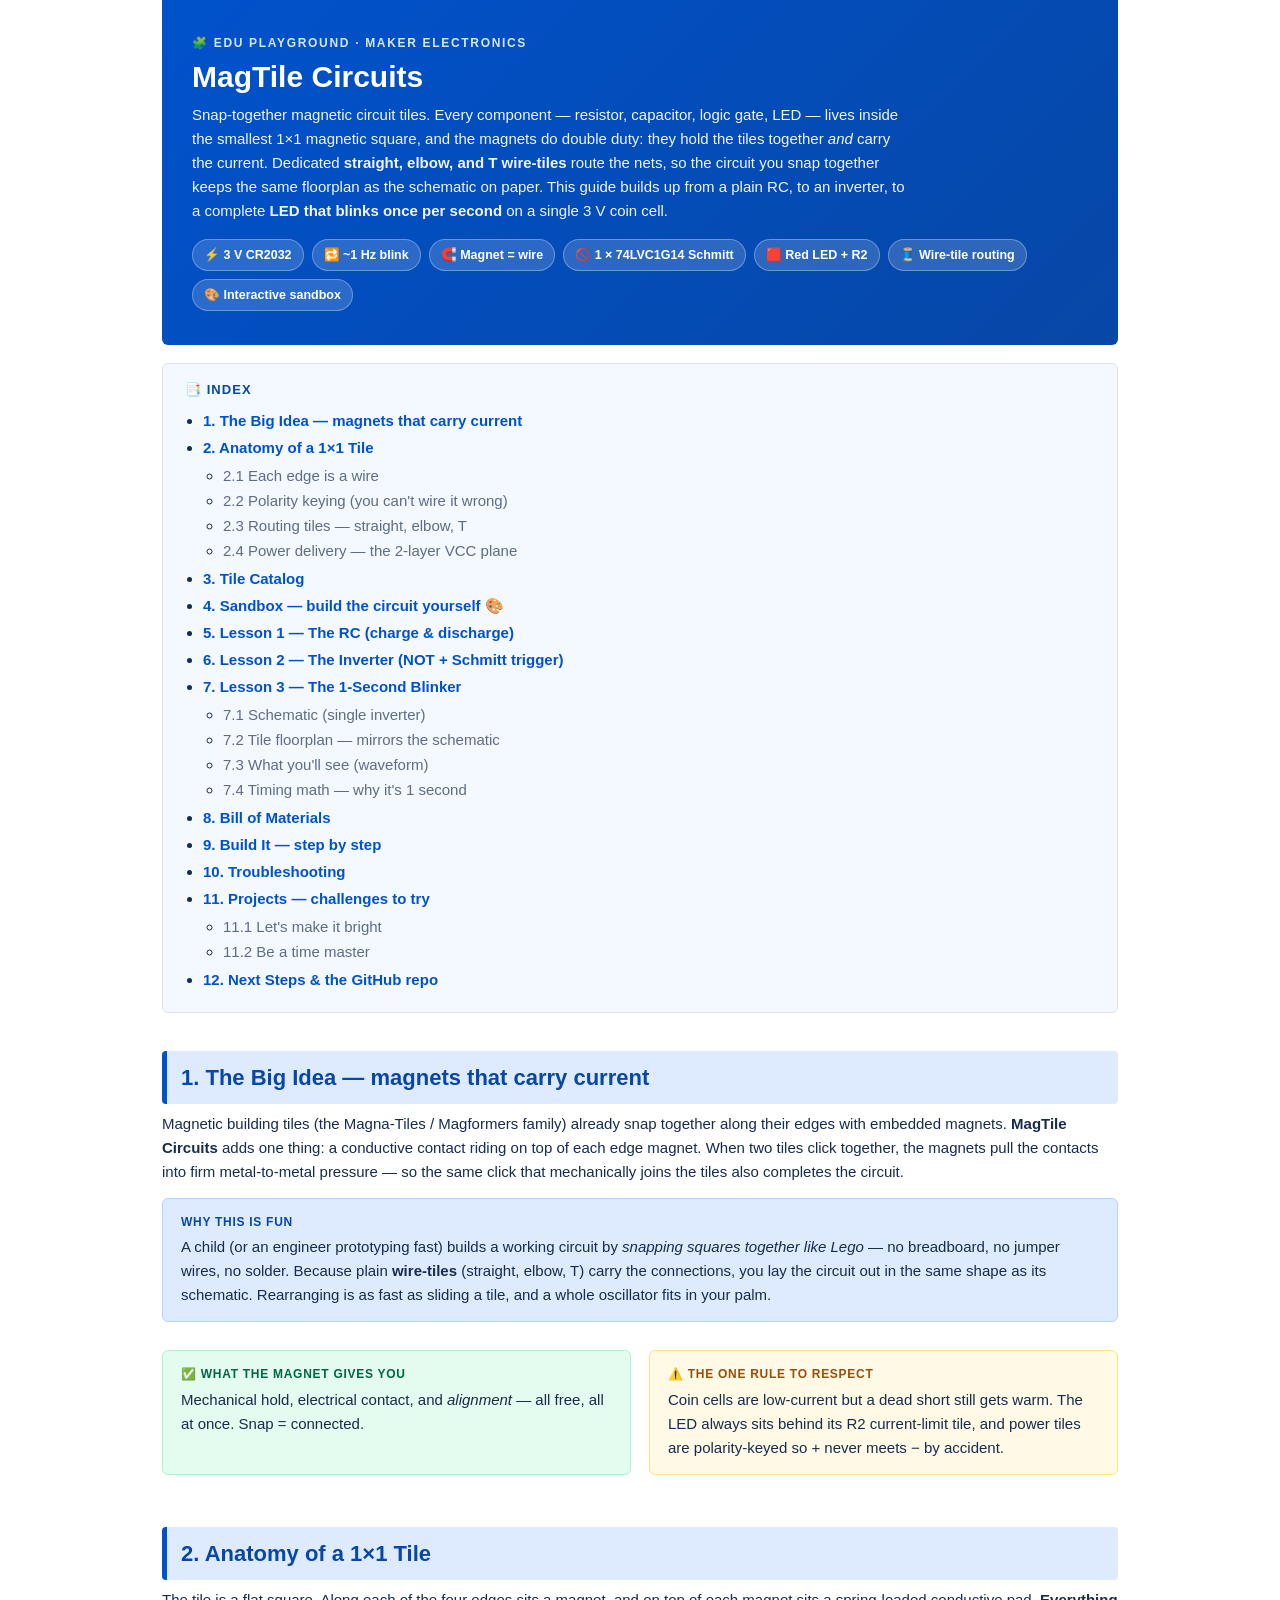
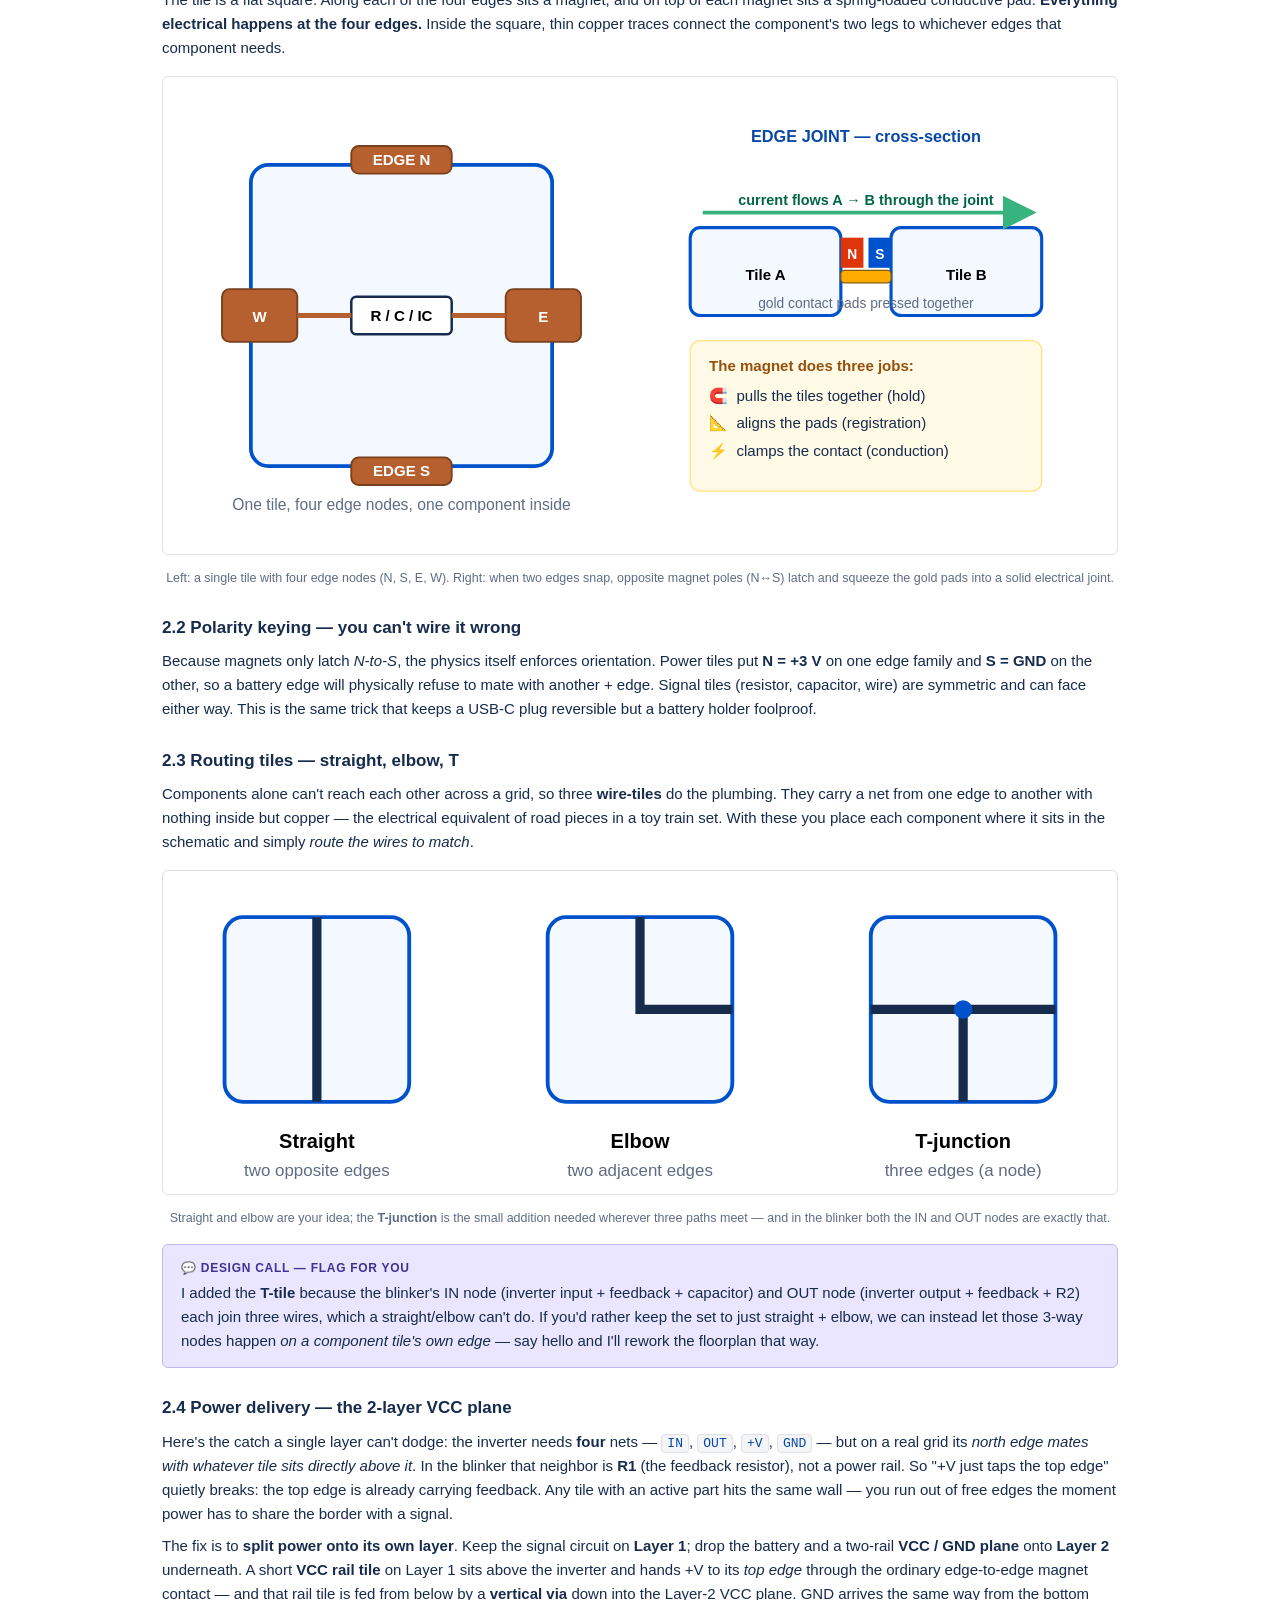
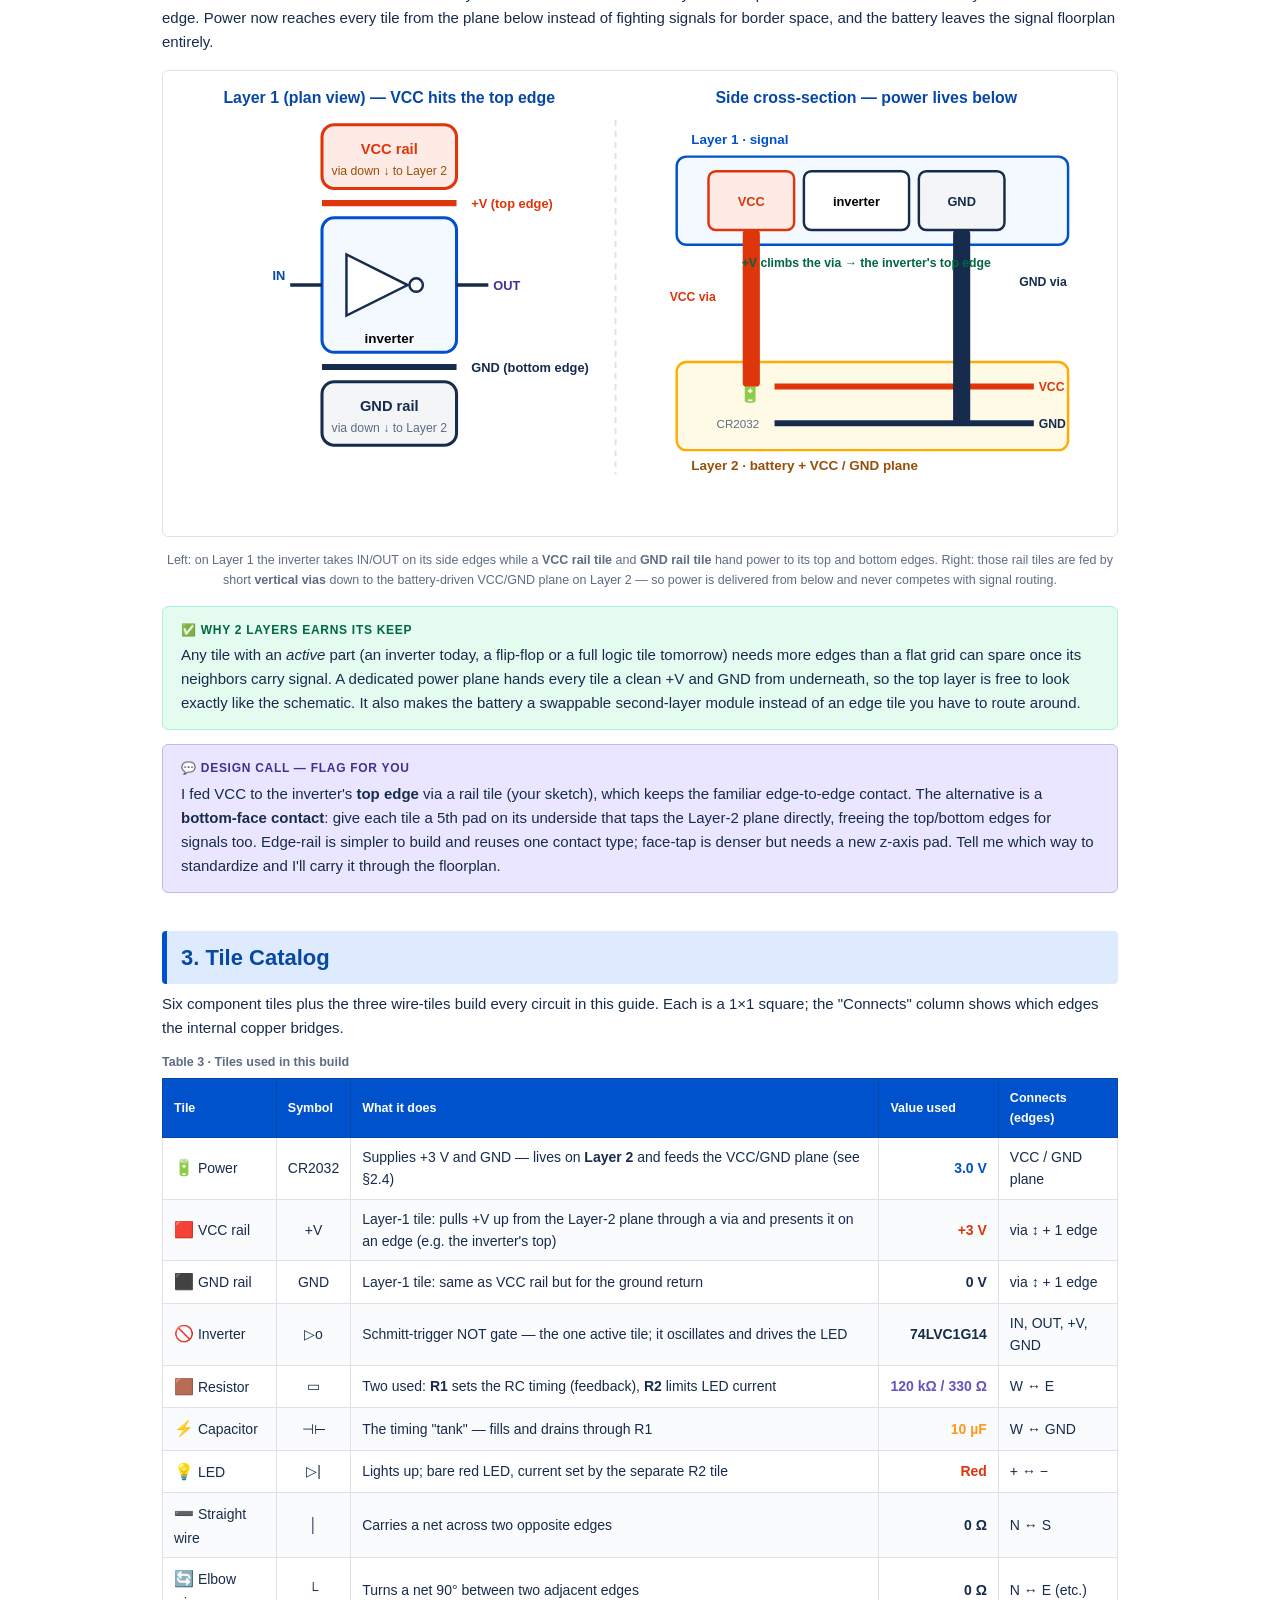
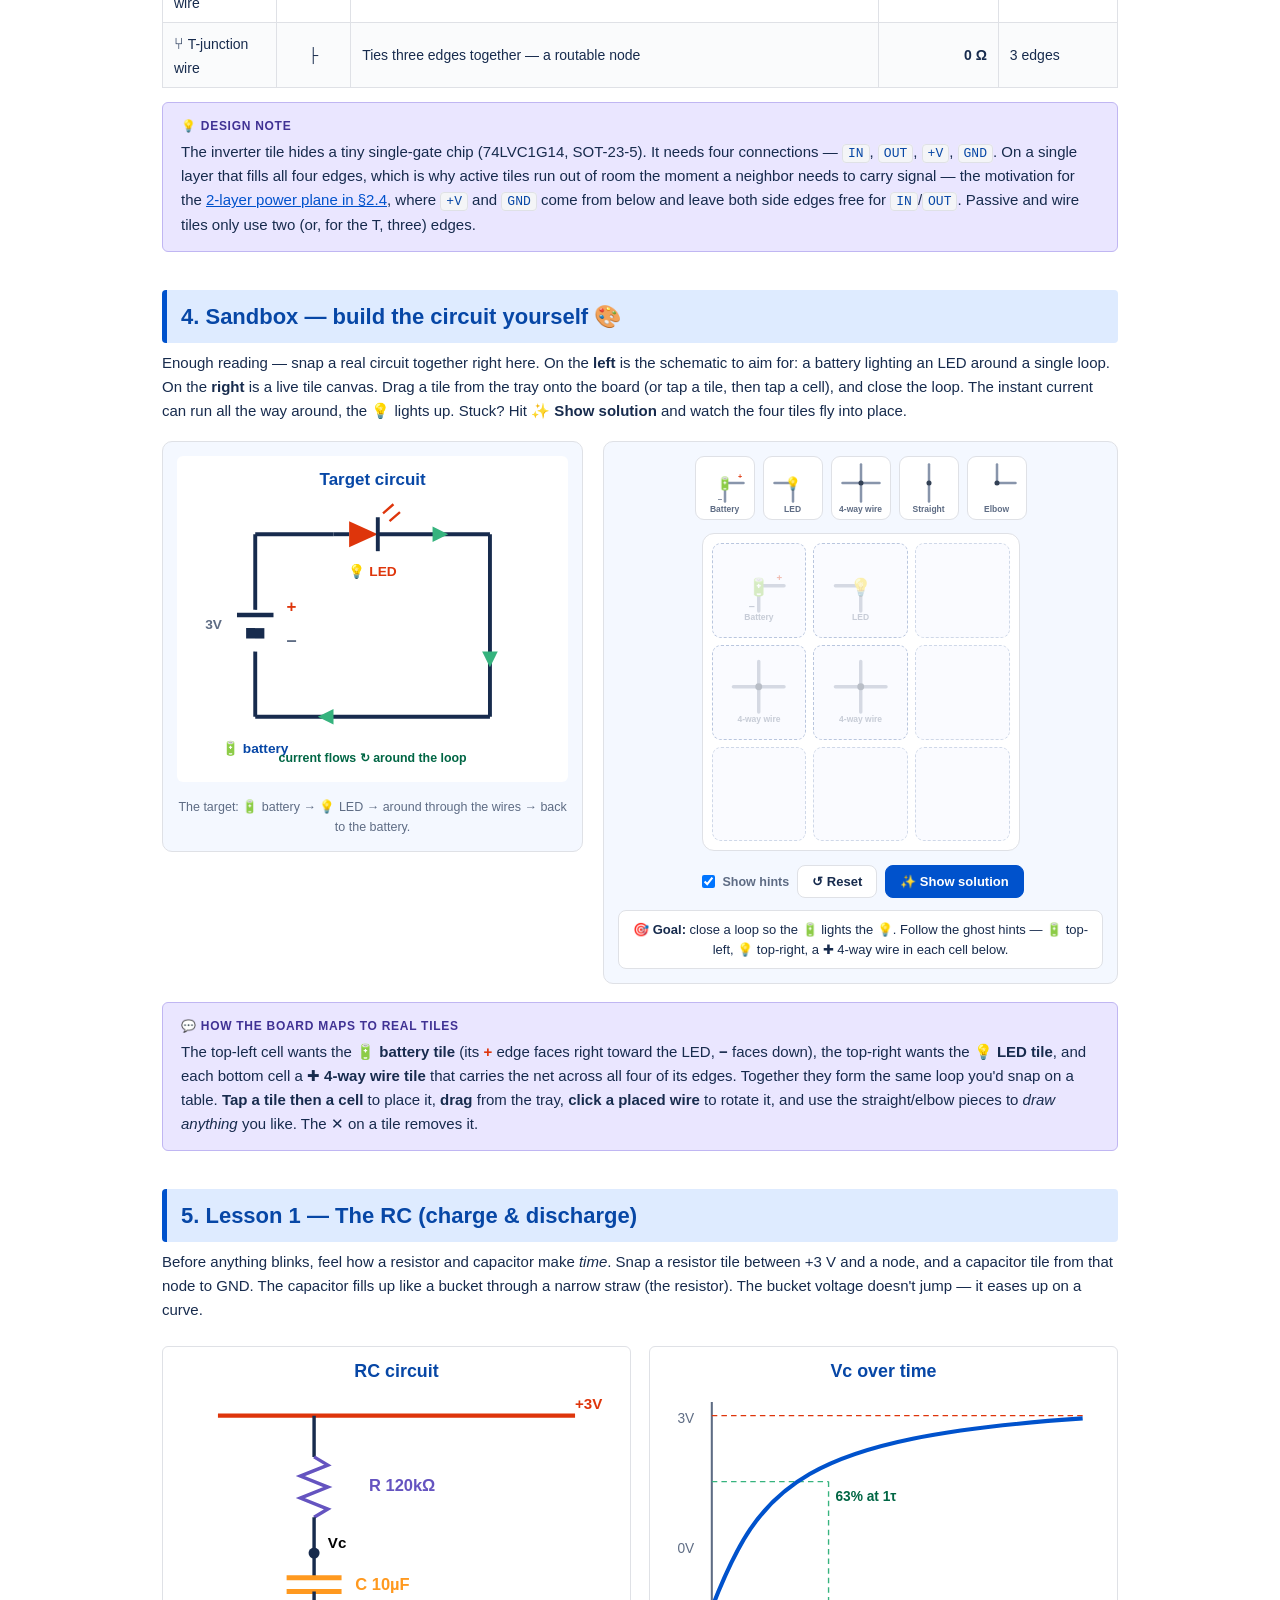
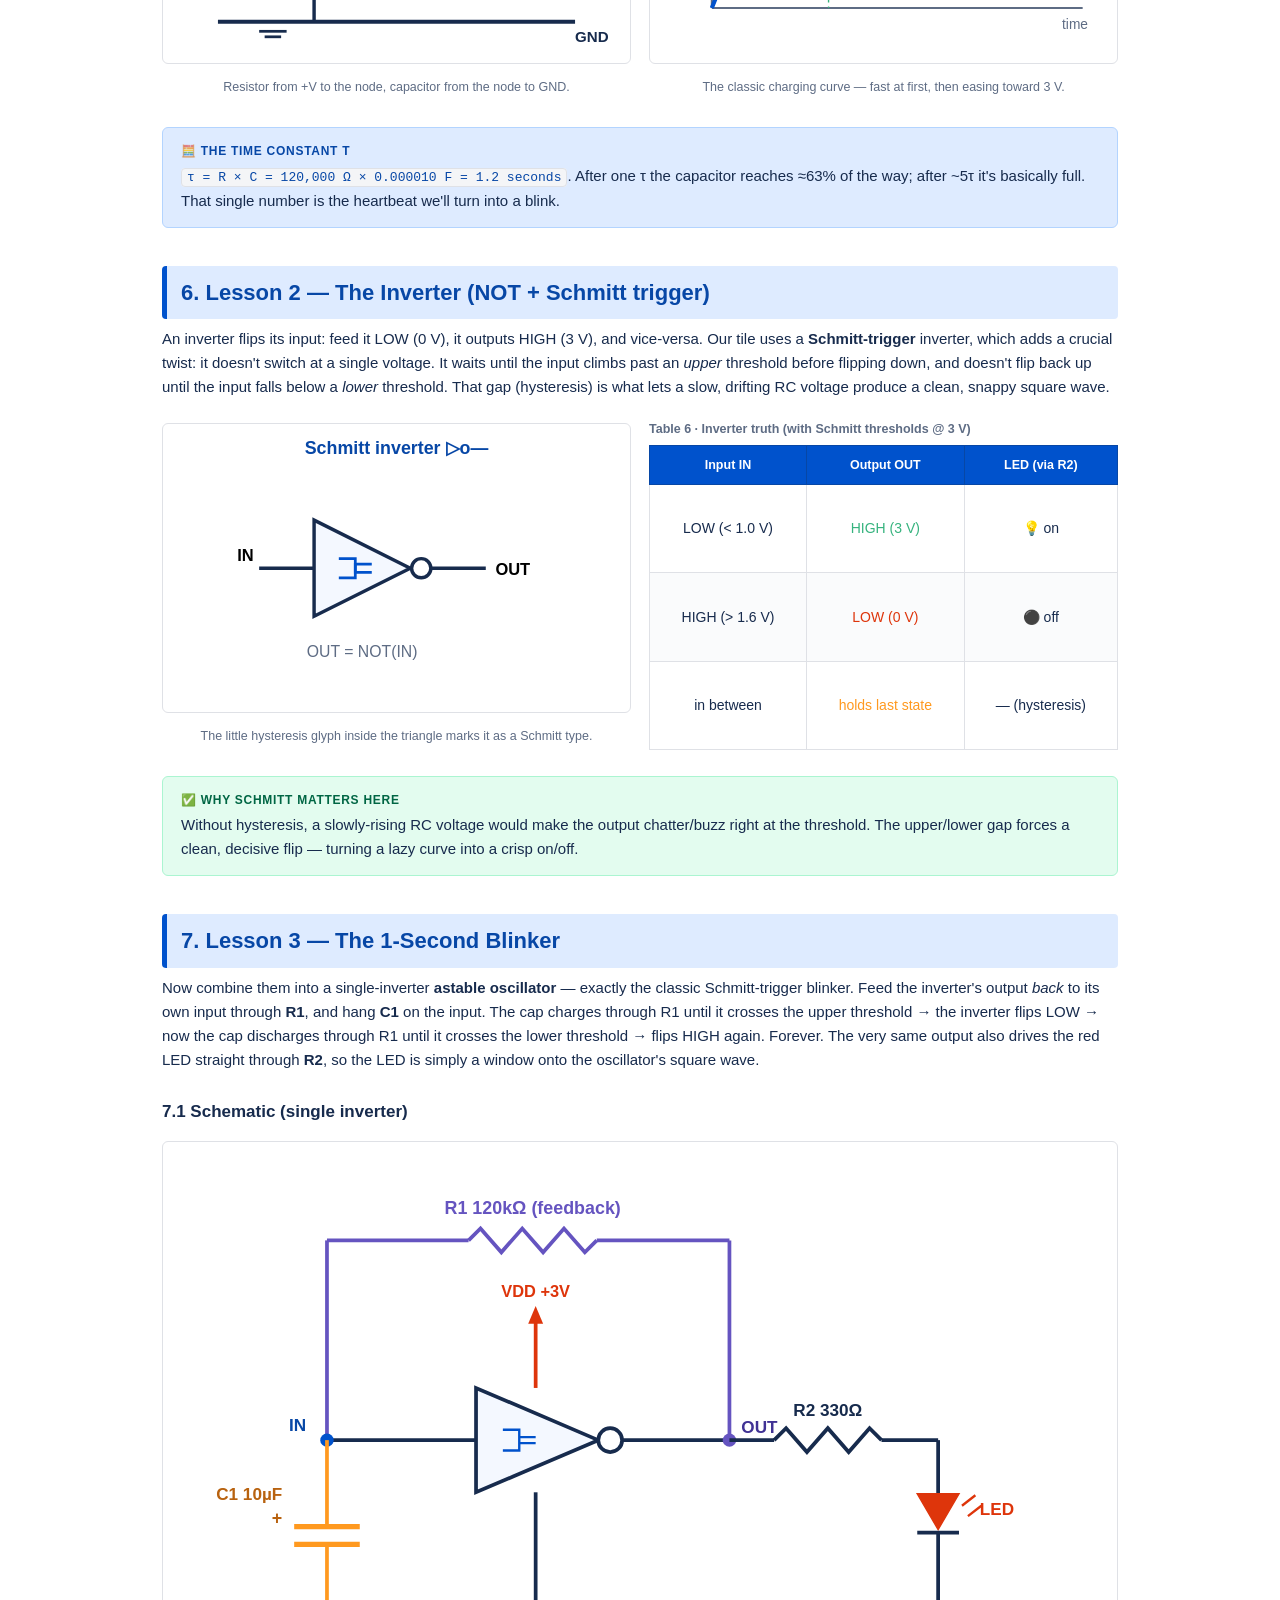
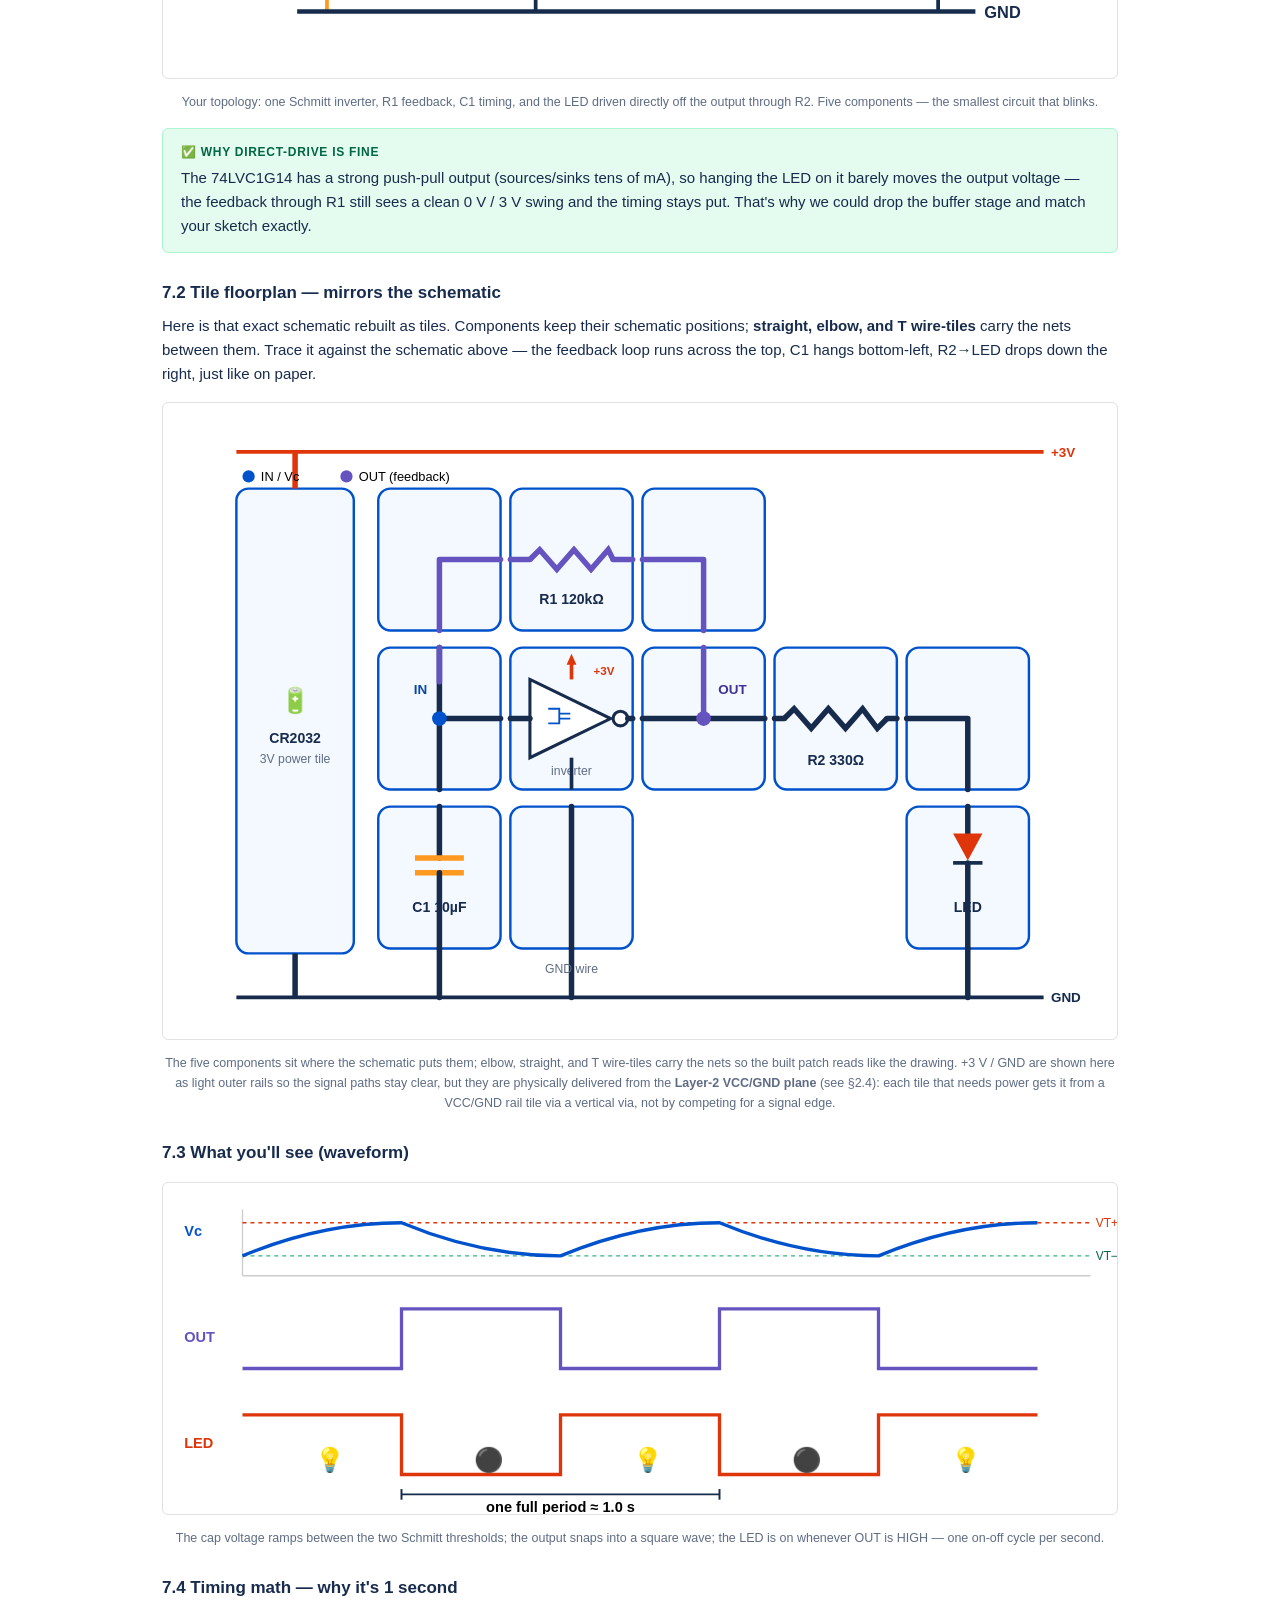
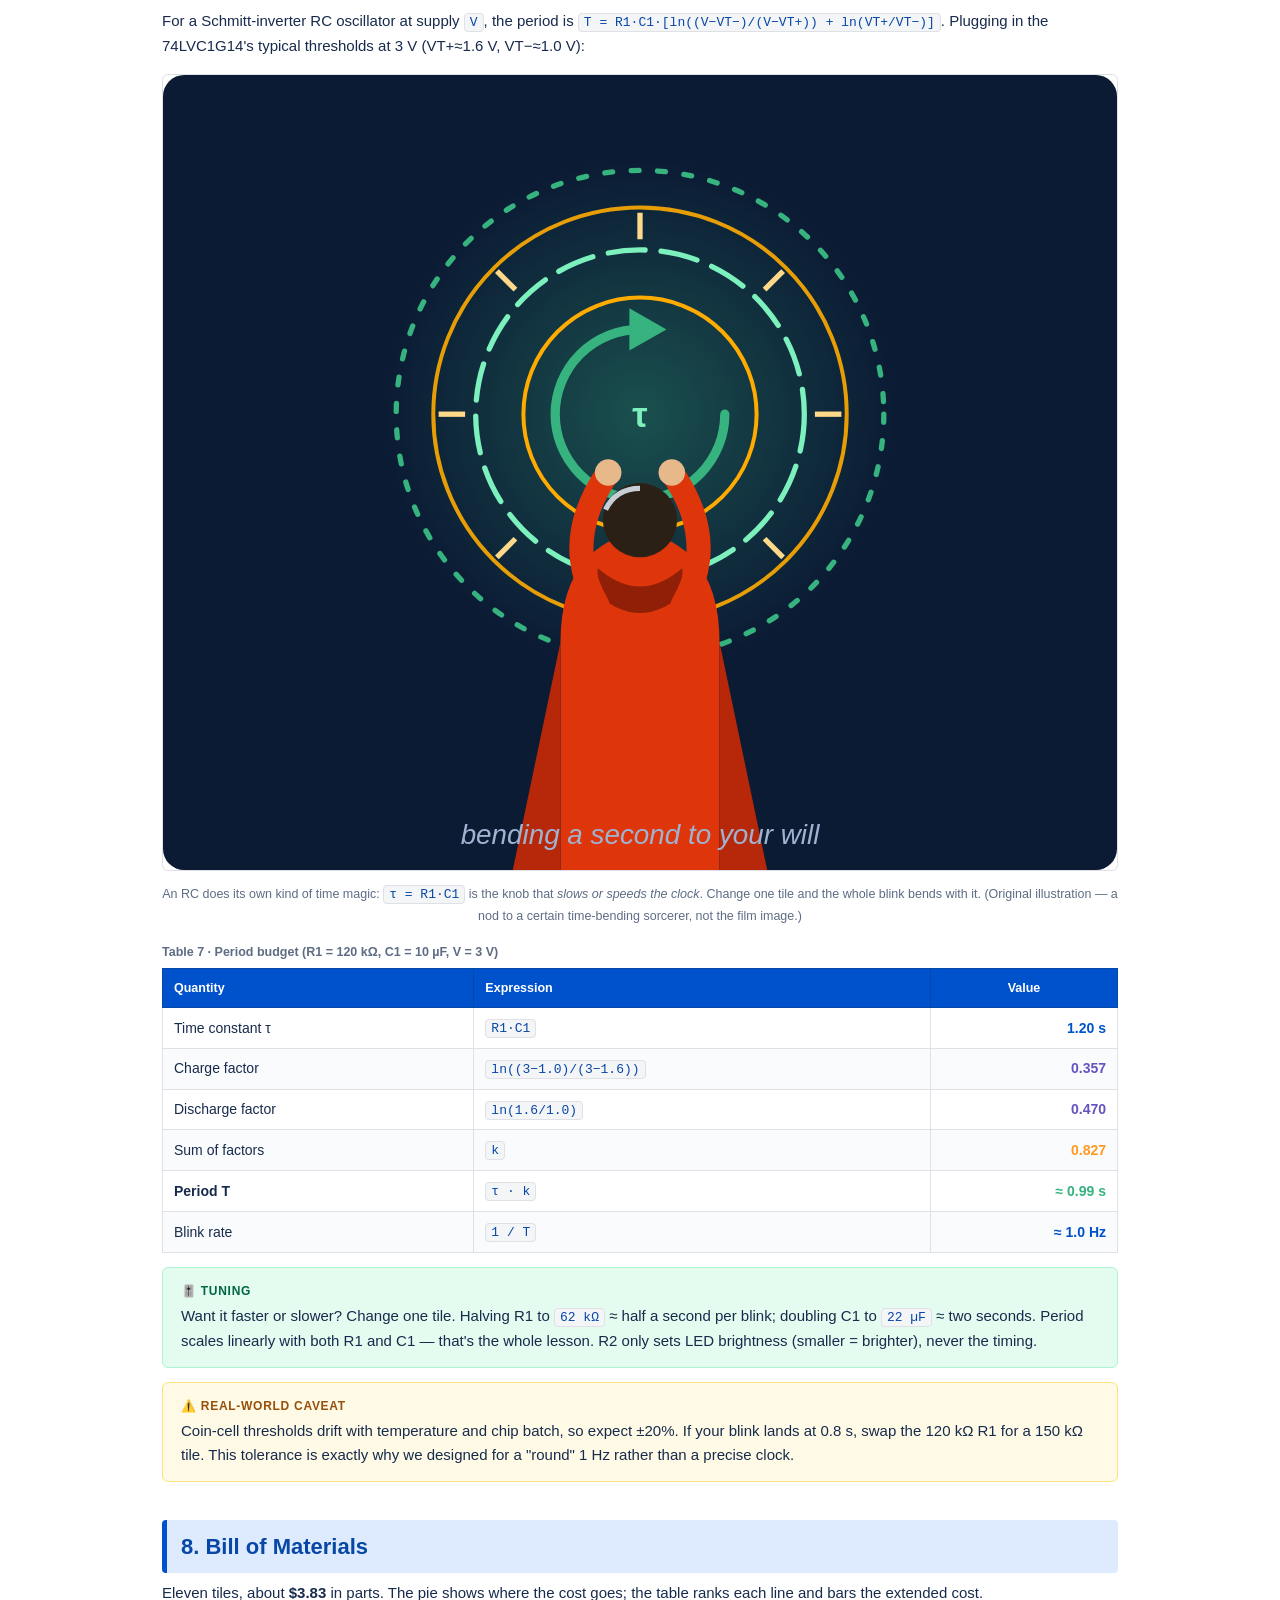
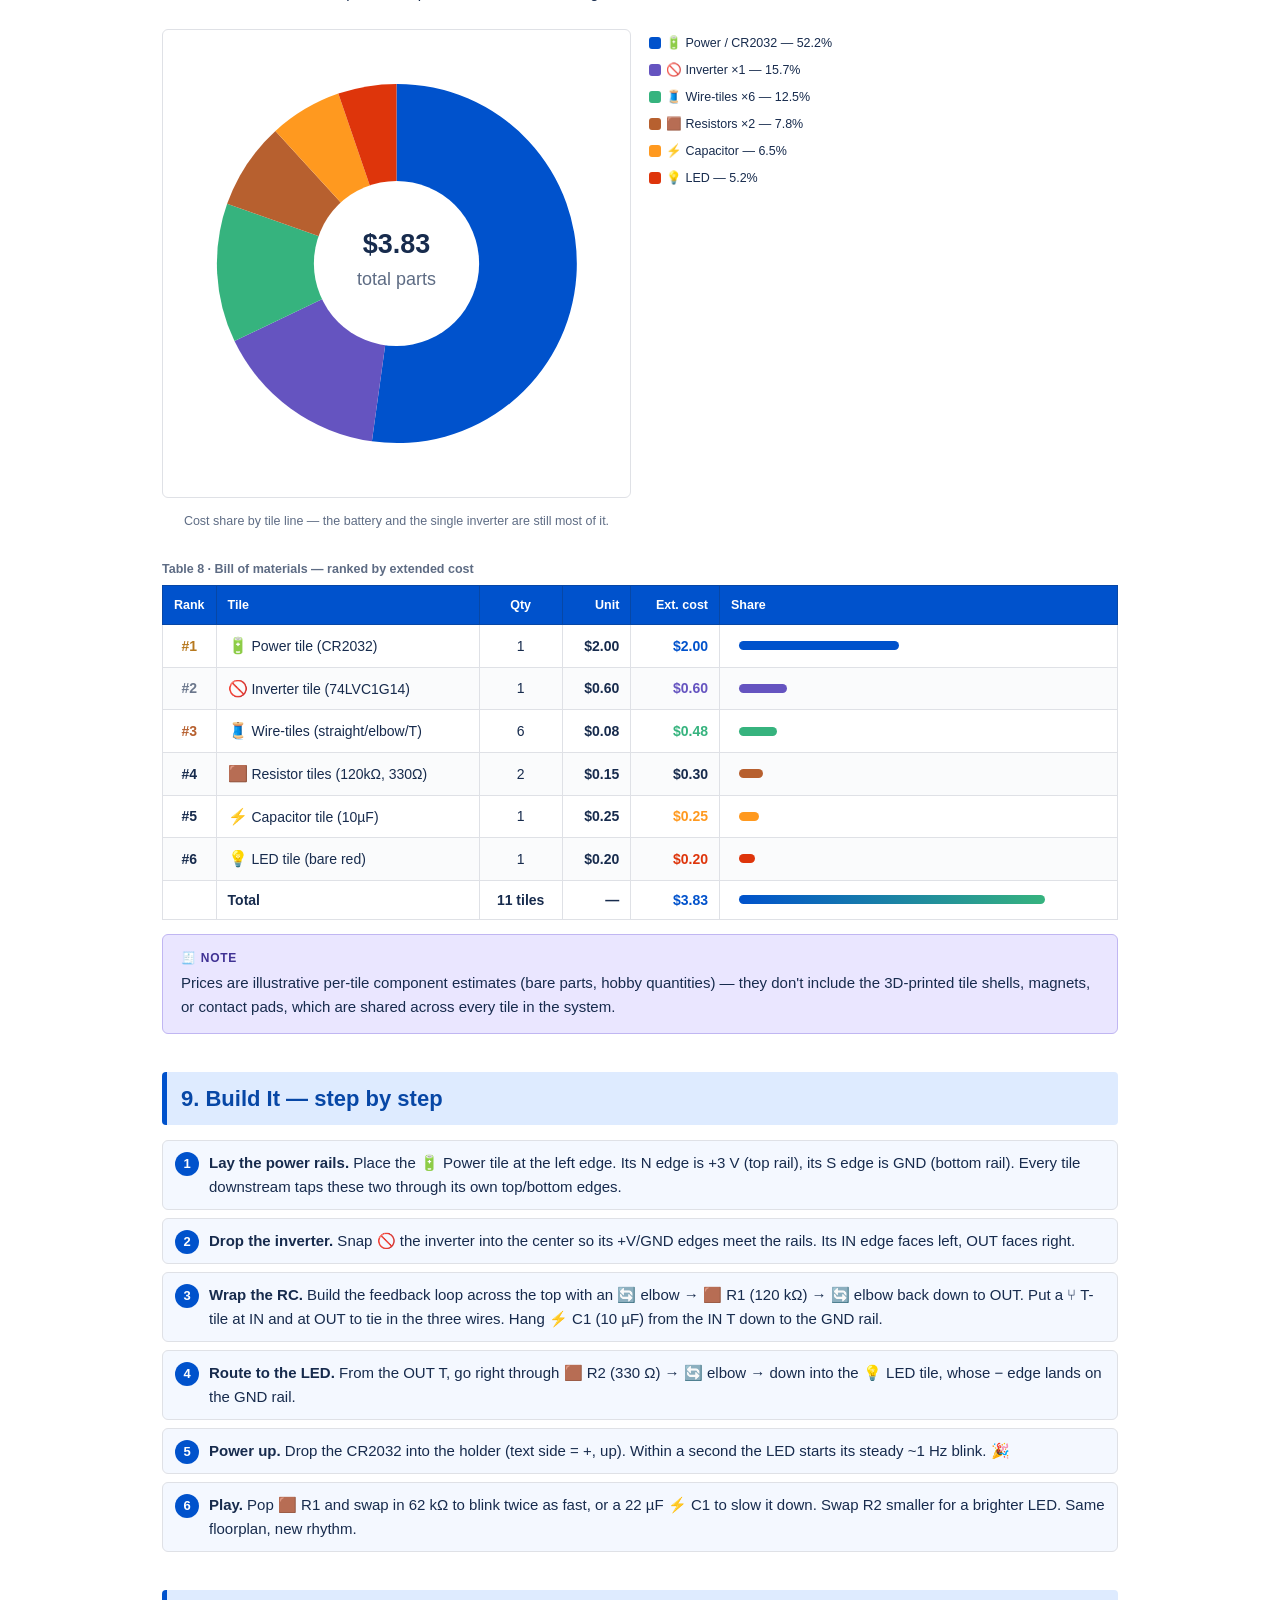
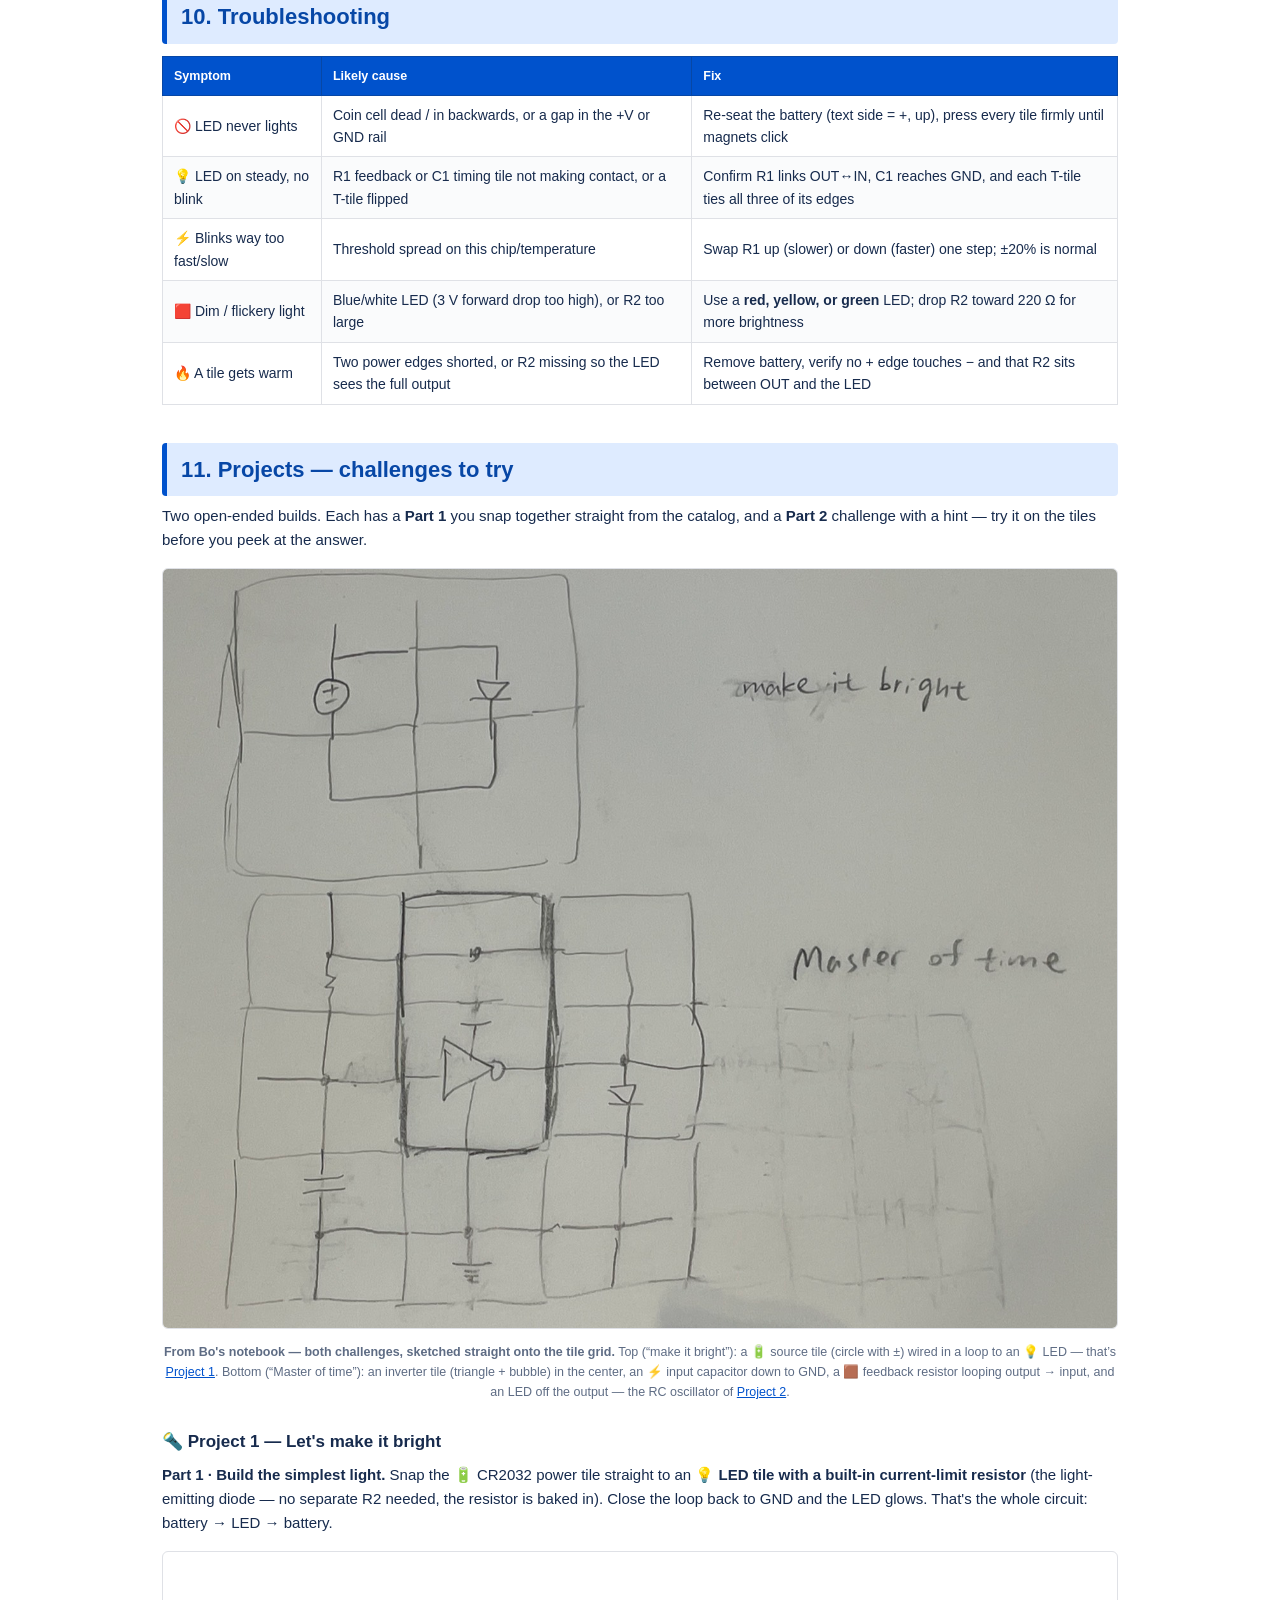
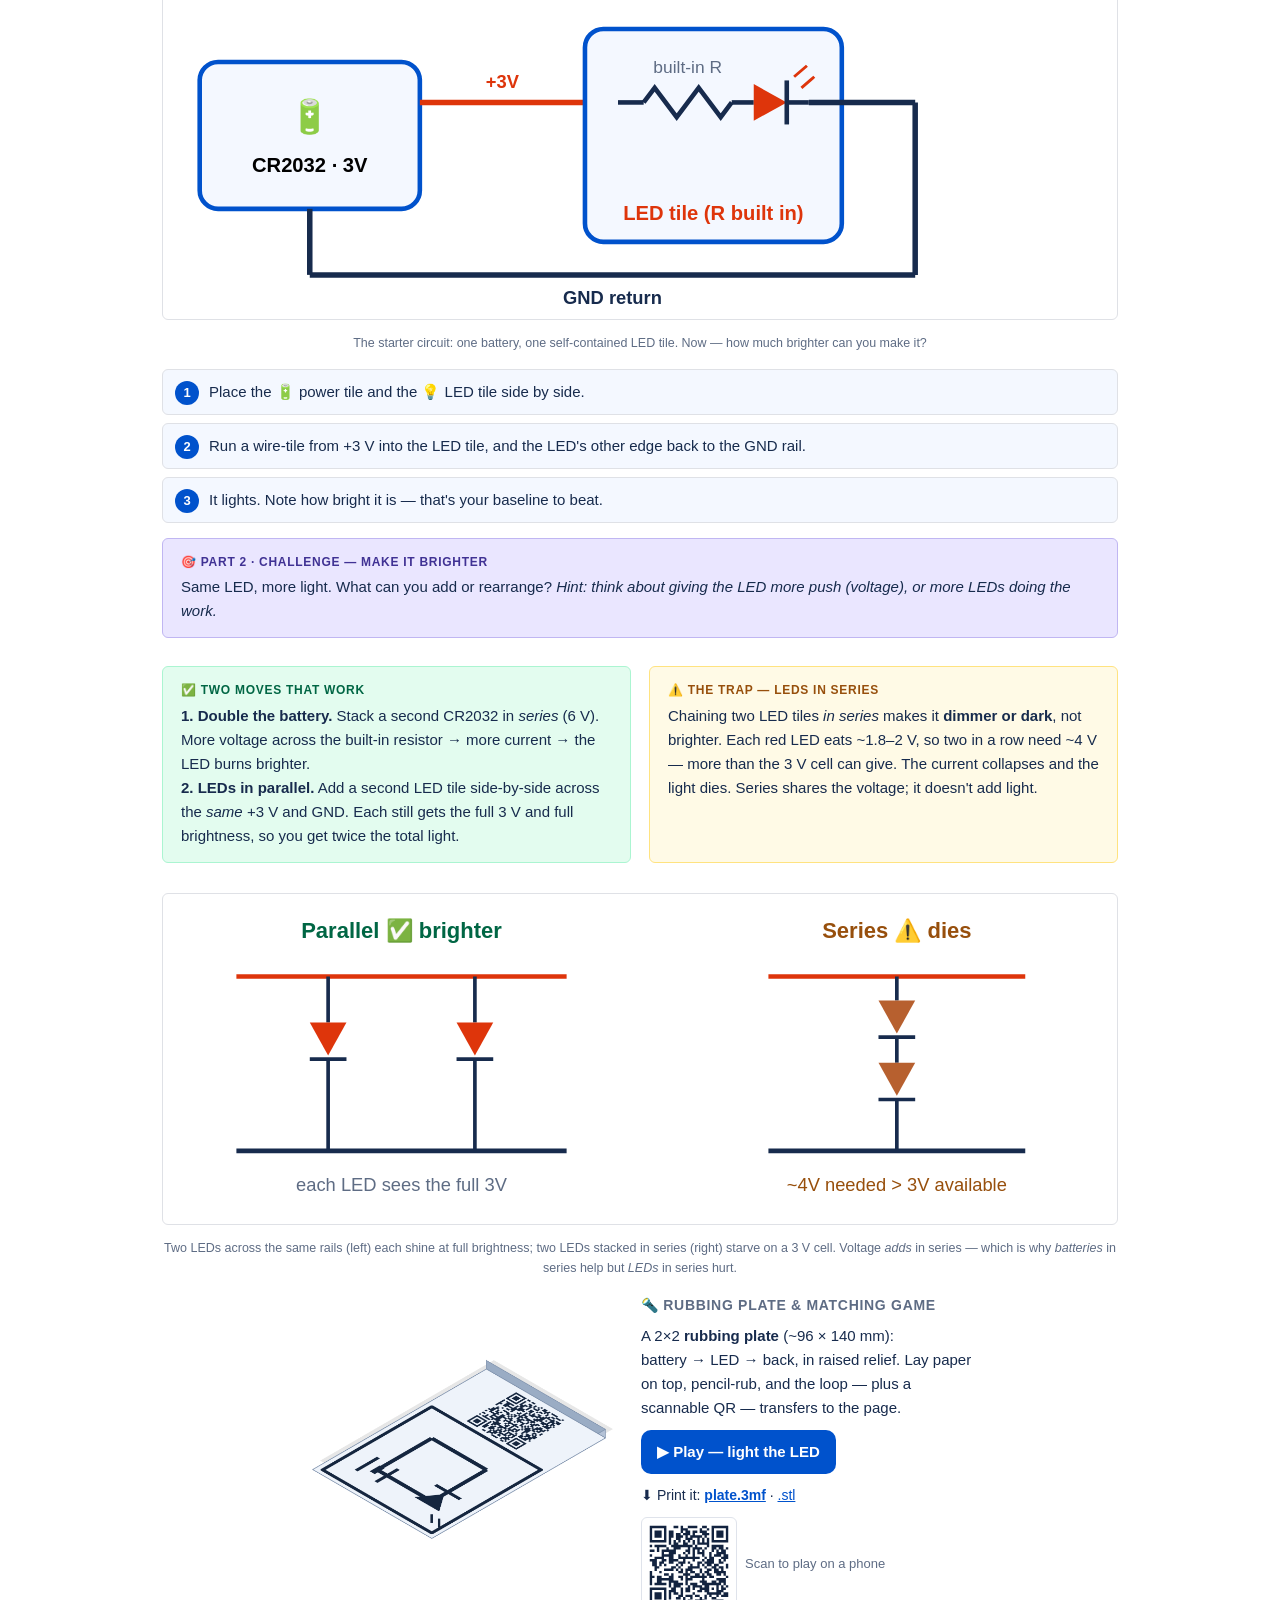
<file: docs/index.html>
<!DOCTYPE html>
<html lang="en">
<head>
<meta charset="UTF-8">
<meta name="viewport" content="width=device-width, initial-scale=1.0">
<title>MagTile Circuits — 1-Second LED Blinker Build Guide</title>
<style>
  :root{
    --blue:#0052CC; --blue-d:#0747A6; --blue-l:#DEEBFF; --blue-ll:#F4F8FF;
    --ink:#172B4D; --sub:#5E6C84; --line:#DFE1E6;
    --green:#36B37E; --greenbg:#E3FCEF; --red:#DE350B; --redbg:#FFEBE6;
    --amber:#FF991F; --amberbg:#FFFAE6; --purple:#6554C0; --purplebg:#EAE6FF;
    --copper:#B7602F;
  }
  *{box-sizing:border-box}
  body{margin:0;background:#fff;color:var(--ink);
    font-family:-apple-system,BlinkMacSystemFont,"Segoe UI",Roboto,Helvetica,Arial,sans-serif;
    font-size:15px;line-height:1.6}
  .wrap{max-width:1000px;margin:0 auto;padding:0 22px 80px}
  header.hero{background:linear-gradient(135deg,var(--blue) 0%,var(--blue-d) 100%);
    color:#fff;padding:34px 30px;border-radius:0 0 6px 6px;margin-bottom:6px}
  header.hero .eyebrow{font-size:12px;letter-spacing:.14em;text-transform:uppercase;opacity:.85;font-weight:700}
  header.hero h1{margin:6px 0 8px;font-size:30px;line-height:1.2}
  header.hero p{margin:0;opacity:.95;max-width:720px}
  .chips{margin-top:16px;display:flex;flex-wrap:wrap;gap:8px}
  .chip{background:rgba(255,255,255,.16);border:1px solid rgba(255,255,255,.3);
    padding:5px 11px;border-radius:20px;font-size:12.5px;font-weight:600}
  h2{color:var(--blue-d);font-size:22px;margin:38px 0 4px;
    padding:9px 14px;background:var(--blue-l);border-left:5px solid var(--blue);border-radius:4px}
  h3{font-size:17px;margin:26px 0 6px;color:var(--ink)}
  h4{font-size:14px;margin:18px 0 4px;color:var(--sub);text-transform:uppercase;letter-spacing:.05em}
  p{margin:8px 0}
  a{color:var(--blue)}
  code{background:#F4F5F7;border:1px solid var(--line);border-radius:4px;padding:1px 5px;font-size:13px;color:var(--blue-d)}
  nav.toc{background:var(--blue-ll);border:1px solid var(--line);border-radius:6px;padding:16px 22px;margin:18px 0 6px}
  nav.toc .th{font-weight:800;color:var(--blue-d);font-size:13px;letter-spacing:.08em;text-transform:uppercase;margin-bottom:8px}
  nav.toc ul{margin:4px 0;padding-left:20px}
  nav.toc>ul{padding-left:18px}
  nav.toc li{margin:3px 0}
  nav.toc a{text-decoration:none;font-weight:600}
  nav.toc a:hover{text-decoration:underline}
  nav.toc ul ul li{margin:1px 0}
  nav.toc ul ul a{font-weight:400;color:var(--sub)}
  .panel{border:1px solid var(--line);border-radius:6px;padding:14px 18px;margin:14px 0}
  .info{background:var(--blue-l);border-color:#B3D4FF}
  .tip{background:var(--greenbg);border-color:#ABF5D1}
  .warn{background:var(--amberbg);border-color:#FFE380}
  .note{background:var(--purplebg);border-color:#C0B6F2}
  .panel .lab{font-weight:800;font-size:12px;letter-spacing:.06em;text-transform:uppercase;margin-bottom:3px}
  .info .lab{color:var(--blue-d)} .tip .lab{color:#006644} .warn .lab{color:#974F0C} .note .lab{color:#403294}
  table{border-collapse:collapse;width:100%;margin:12px 0;font-size:14px;background:#fff}
  caption{caption-side:top;text-align:left;font-weight:700;color:var(--sub);font-size:12.5px;margin-bottom:6px}
  th{background:var(--blue);color:#fff;text-align:left;padding:9px 11px;font-size:12.5px;font-weight:700;border:1px solid var(--blue-d)}
  td{border:1px solid var(--line);padding:8px 11px;vertical-align:middle}
  tr:nth-child(even) td{background:#FAFBFC}
  .rank{font-weight:800;text-align:center;width:52px}
  .r1{color:#B7791F}.r2{color:#6B778C}.r3{color:var(--copper)}
  .num{font-variant-numeric:tabular-nums;font-weight:700;text-align:right;white-space:nowrap}
  .pos{color:var(--green)} .neg{color:var(--red)} .mid{color:var(--amber)} .cool{color:var(--blue)} .pur{color:var(--purple)}
  .bar{height:9px;border-radius:5px;background:var(--blue);display:inline-block;vertical-align:middle;margin-left:8px}
  .barwrap{display:flex;align-items:center;gap:2px}
  .ic{font-size:16px}
  .center{text-align:center}
  .truth td,.truth th{text-align:center}
  figure{margin:16px 0;text-align:center}
  figure svg{max-width:100%;height:auto;border:1px solid var(--line);border-radius:6px;background:#fff}
  figcaption{color:var(--sub);font-size:12.5px;margin-top:6px}
  .two{display:grid;grid-template-columns:1fr 1fr;gap:18px}
  @media(max-width:720px){.two{grid-template-columns:1fr}}
  ol.steps{counter-reset:s;list-style:none;padding-left:0}
  ol.steps>li{position:relative;padding:10px 10px 10px 46px;margin:8px 0;background:var(--blue-ll);
    border:1px solid var(--line);border-radius:6px;counter-increment:s}
  ol.steps>li::before{content:counter(s);position:absolute;left:12px;top:11px;background:var(--blue);color:#fff;
    width:24px;height:24px;border-radius:50%;text-align:center;line-height:24px;font-weight:800;font-size:13px}
  .foot{margin-top:44px;padding-top:16px;border-top:2px solid var(--blue-l);color:var(--sub);font-size:13px}
  .legend{display:flex;gap:16px;flex-wrap:wrap;justify-content:center;font-size:12.5px;margin-top:8px}
  .legend span{display:inline-flex;align-items:center;gap:5px}
  .sw{width:12px;height:12px;border-radius:3px;display:inline-block}
</style>
</head>
<body>
<div class="wrap">

<header class="hero" id="top">
  <div class="eyebrow">🧩 Edu Playground · Maker Electronics</div>
  <h1>MagTile Circuits</h1>
  <p>Snap-together magnetic circuit tiles. Every component — resistor, capacitor, logic gate, LED — lives inside the smallest 1&times;1 magnetic square, and the magnets do double duty: they hold the tiles together <em>and</em> carry the current. Dedicated <strong>straight, elbow, and T wire-tiles</strong> route the nets, so the circuit you snap together keeps the same floorplan as the schematic on paper. This guide builds up from a plain RC, to an inverter, to a complete <strong>LED that blinks once per second</strong> on a single 3&nbsp;V coin cell.</p>
  <div class="chips">
    <span class="chip">⚡ 3&nbsp;V CR2032</span>
    <span class="chip">🔁 ~1&nbsp;Hz blink</span>
    <span class="chip">🧲 Magnet = wire</span>
    <span class="chip">🚫 1 × 74LVC1G14 Schmitt</span>
    <span class="chip">🟥 Red LED + R2</span>
    <span class="chip">🧵 Wire-tile routing</span>
    <span class="chip">🎨 Interactive sandbox</span>
  </div>
</header>

<nav class="toc">
  <div class="th">📑 Index</div>
  <ul>
    <li><a href="#concept">1. The Big Idea — magnets that carry current</a></li>
    <li><a href="#tile">2. Anatomy of a 1&times;1 Tile</a>
      <ul>
        <li><a href="#tile-edge">2.1 Each edge is a wire</a></li>
        <li><a href="#tile-poly">2.2 Polarity keying (you can't wire it wrong)</a></li>
        <li><a href="#tile-route">2.3 Routing tiles — straight, elbow, T</a></li>
        <li><a href="#tile-layers">2.4 Power delivery — the 2-layer VCC plane</a></li>
      </ul>
    </li>
    <li><a href="#catalog">3. Tile Catalog</a></li>
    <li><a href="#sandbox">4. Sandbox — build the circuit yourself 🎨</a></li>
    <li><a href="#l1">5. Lesson 1 — The RC (charge &amp; discharge)</a></li>
    <li><a href="#l2">6. Lesson 2 — The Inverter (NOT + Schmitt trigger)</a></li>
    <li><a href="#l3">7. Lesson 3 — The 1-Second Blinker</a>
      <ul>
        <li><a href="#l3-sch">7.1 Schematic (single inverter)</a></li>
        <li><a href="#l3-grid">7.2 Tile floorplan — mirrors the schematic</a></li>
        <li><a href="#l3-wave">7.3 What you'll see (waveform)</a></li>
        <li><a href="#l3-math">7.4 Timing math — why it's 1 second</a></li>
      </ul>
    </li>
    <li><a href="#bom">8. Bill of Materials</a></li>
    <li><a href="#build">9. Build It — step by step</a></li>
    <li><a href="#trouble">10. Troubleshooting</a></li>
    <li><a href="#projects">11. Projects — challenges to try</a>
      <ul>
        <li><a href="#proj1">11.1 Let's make it bright</a></li>
        <li><a href="#proj2">11.2 Be a time master</a></li>
      </ul>
    </li>
    <li><a href="#next">12. Next Steps &amp; the GitHub repo</a></li>
  </ul>
</nav>

<!-- ============ 1. CONCEPT ============ -->
<h2 id="concept">1. The Big Idea — magnets that carry current</h2>
<p>Magnetic building tiles (the Magna-Tiles / Magformers family) already snap together along their edges with embedded magnets. <strong>MagTile Circuits</strong> adds one thing: a conductive contact riding on top of each edge magnet. When two tiles click together, the magnets pull the contacts into firm metal-to-metal pressure — so the same click that mechanically joins the tiles also completes the circuit.</p>
<div class="panel info">
  <div class="lab">Why this is fun</div>
  A child (or an engineer prototyping fast) builds a working circuit by <em>snapping squares together like Lego</em> — no breadboard, no jumper wires, no solder. Because plain <strong>wire-tiles</strong> (straight, elbow, T) carry the connections, you lay the circuit out in the same shape as its schematic. Rearranging is as fast as sliding a tile, and a whole oscillator fits in your palm.
</div>
<div class="two">
  <div class="panel tip"><div class="lab">✅ What the magnet gives you</div>Mechanical hold, electrical contact, and <em>alignment</em> — all free, all at once. Snap = connected.</div>
  <div class="panel warn"><div class="lab">⚠️ The one rule to respect</div>Coin cells are low-current but a dead short still gets warm. The LED always sits behind its R2 current-limit tile, and power tiles are polarity-keyed so + never meets − by accident.</div>
</div>

<!-- ============ 2. TILE ANATOMY ============ -->
<h2 id="tile">2. Anatomy of a 1&times;1 Tile</h2>
<p id="tile-edge">The tile is a flat square. Along each of the four edges sits a magnet, and on top of each magnet sits a spring-loaded conductive pad. <strong>Everything electrical happens at the four edges.</strong> Inside the square, thin copper traces connect the component's two legs to whichever edges that component needs.</p>

<figure>
<svg viewBox="0 0 760 380" role="img" aria-label="Exploded diagram of a 1x1 circuit tile showing four edge contacts and internal component">
  <rect x="70" y="70" width="240" height="240" rx="14" fill="#F4F8FF" stroke="#0052CC" stroke-width="3"/>
  <g font-family="inherit" font-size="12" font-weight="700" text-anchor="middle">
    <rect x="150" y="55" width="80" height="22" rx="6" fill="#B7602F" stroke="#7a3f1d" stroke-width="1.5"/>
    <text x="190" y="70" fill="#fff">EDGE&nbsp;N</text>
    <rect x="150" y="303" width="80" height="22" rx="6" fill="#B7602F" stroke="#7a3f1d" stroke-width="1.5"/>
    <text x="190" y="318" fill="#fff">EDGE&nbsp;S</text>
    <rect x="47" y="169" width="60" height="42" rx="6" fill="#B7602F" stroke="#7a3f1d" stroke-width="1.5"/>
    <text x="77" y="195" fill="#fff">W</text>
    <rect x="273" y="169" width="60" height="42" rx="6" fill="#B7602F" stroke="#7a3f1d" stroke-width="1.5"/>
    <text x="303" y="195" fill="#fff">E</text>
  </g>
  <rect x="150" y="175" width="80" height="30" rx="4" fill="#fff" stroke="#172B4D" stroke-width="2"/>
  <line x1="107" y1="190" x2="150" y2="190" stroke="#B7602F" stroke-width="4"/>
  <line x1="230" y1="190" x2="273" y2="190" stroke="#B7602F" stroke-width="4"/>
  <text x="190" y="194" text-anchor="middle" font-size="12" font-weight="700">R / C / IC</text>
  <text x="190" y="345" text-anchor="middle" font-size="12.5" fill="#5E6C84">One tile, four edge nodes, one component inside</text>

  <text x="560" y="52" text-anchor="middle" font-size="13" font-weight="800" fill="#0747A6">EDGE JOINT — cross-section</text>
  <rect x="420" y="120" width="120" height="70" rx="8" fill="#F4F8FF" stroke="#0052CC" stroke-width="2.5"/>
  <text x="480" y="162" text-anchor="middle" font-size="12" font-weight="700">Tile&nbsp;A</text>
  <rect x="580" y="120" width="120" height="70" rx="8" fill="#F4F8FF" stroke="#0052CC" stroke-width="2.5"/>
  <text x="640" y="162" text-anchor="middle" font-size="12" font-weight="700">Tile&nbsp;B</text>
  <rect x="540" y="128" width="18" height="24" fill="#DE350B"/><text x="549" y="145" text-anchor="middle" font-size="11" fill="#fff" font-weight="800">N</text>
  <rect x="562" y="128" width="18" height="24" fill="#0052CC"/><text x="571" y="145" text-anchor="middle" font-size="11" fill="#fff" font-weight="800">S</text>
  <rect x="540" y="154" width="40" height="10" rx="3" fill="#FFAB00" stroke="#8a5b00"/>
  <text x="560" y="184" text-anchor="middle" font-size="11" fill="#5E6C84">gold contact pads pressed together</text>
  <path d="M430 108 H690" stroke="#36B37E" stroke-width="3" fill="none" marker-end="url(#ah)"/>
  <text x="560" y="102" text-anchor="middle" font-size="11.5" font-weight="700" fill="#006644">current flows A → B through the joint</text>
  <defs><marker id="ah" markerWidth="9" markerHeight="9" refX="7" refY="4.5" orient="auto"><path d="M0 0 L9 4.5 L0 9 z" fill="#36B37E"/></marker></defs>
  <rect x="420" y="210" width="280" height="120" rx="8" fill="#FFFAE6" stroke="#FFE380"/>
  <text x="435" y="234" font-size="12" font-weight="800" fill="#974F0C">The magnet does three jobs:</text>
  <text x="435" y="258" font-size="12" fill="#172B4D">🧲 &nbsp;pulls the tiles together (hold)</text>
  <text x="435" y="280" font-size="12" fill="#172B4D">📐 &nbsp;aligns the pads (registration)</text>
  <text x="435" y="302" font-size="12" fill="#172B4D">⚡ &nbsp;clamps the contact (conduction)</text>
</svg>
<figcaption>Left: a single tile with four edge nodes (N, S, E, W). Right: when two edges snap, opposite magnet poles (N↔S) latch and squeeze the gold pads into a solid electrical joint.</figcaption>
</figure>

<h3 id="tile-poly">2.2 Polarity keying — you can't wire it wrong</h3>
<p>Because magnets only latch <em>N-to-S</em>, the physics itself enforces orientation. Power tiles put <strong>N&nbsp;=&nbsp;+3&nbsp;V</strong> on one edge family and <strong>S&nbsp;=&nbsp;GND</strong> on the other, so a battery edge will physically refuse to mate with another + edge. Signal tiles (resistor, capacitor, wire) are symmetric and can face either way. This is the same trick that keeps a USB-C plug reversible but a battery holder foolproof.</p>

<h3 id="tile-route">2.3 Routing tiles — straight, elbow, T</h3>
<p>Components alone can't reach each other across a grid, so three <strong>wire-tiles</strong> do the plumbing. They carry a net from one edge to another with nothing inside but copper — the electrical equivalent of road pieces in a toy train set. With these you place each component where it sits in the schematic and simply <em>route the wires to match</em>.</p>
<figure>
<svg viewBox="0 0 620 210" role="img" aria-label="The three wire-tile types: straight, elbow, and T-junction">
  <g font-family="inherit">
    <!-- straight -->
    <rect x="40" y="30" width="120" height="120" rx="12" fill="#F4F8FF" stroke="#0052CC" stroke-width="2.5"/>
    <line x1="100" y1="30" x2="100" y2="150" stroke="#172B4D" stroke-width="6"/>
    <text x="100" y="180" text-anchor="middle" font-size="13" font-weight="800">Straight</text>
    <text x="100" y="198" text-anchor="middle" font-size="11" fill="#5E6C84">two opposite edges</text>
    <!-- elbow -->
    <rect x="250" y="30" width="120" height="120" rx="12" fill="#F4F8FF" stroke="#0052CC" stroke-width="2.5"/>
    <polyline points="310,30 310,90 370,90" fill="none" stroke="#172B4D" stroke-width="6"/>
    <text x="310" y="180" text-anchor="middle" font-size="13" font-weight="800">Elbow</text>
    <text x="310" y="198" text-anchor="middle" font-size="11" fill="#5E6C84">two adjacent edges</text>
    <!-- T -->
    <rect x="460" y="30" width="120" height="120" rx="12" fill="#F4F8FF" stroke="#0052CC" stroke-width="2.5"/>
    <line x1="460" y1="90" x2="580" y2="90" stroke="#172B4D" stroke-width="6"/>
    <line x1="520" y1="90" x2="520" y2="150" stroke="#172B4D" stroke-width="6"/>
    <circle cx="520" cy="90" r="6" fill="#0052CC"/>
    <text x="520" y="180" text-anchor="middle" font-size="13" font-weight="800">T-junction</text>
    <text x="520" y="198" text-anchor="middle" font-size="11" fill="#5E6C84">three edges (a node)</text>
  </g>
</svg>
<figcaption>Straight and elbow are your idea; the <strong>T-junction</strong> is the small addition needed wherever three paths meet — and in the blinker both the IN and OUT nodes are exactly that.</figcaption>
</figure>
<div class="panel note"><div class="lab">💬 Design call — flag for you</div>I added the <strong>T-tile</strong> because the blinker's IN node (inverter input + feedback + capacitor) and OUT node (inverter output + feedback + R2) each join three wires, which a straight/elbow can't do. If you'd rather keep the set to just straight + elbow, we can instead let those 3-way nodes happen <em>on a component tile's own edge</em> — say hello and I'll rework the floorplan that way.</div>

<h3 id="tile-layers">2.4 Power delivery — the 2-layer VCC plane</h3>
<p>Here's the catch a single layer can't dodge: the inverter needs <strong>four</strong> nets — <code>IN</code>, <code>OUT</code>, <code>+V</code>, <code>GND</code> — but on a real grid its <em>north edge mates with whatever tile sits directly above it</em>. In the blinker that neighbor is <strong>R1</strong> (the feedback resistor), not a power rail. So "+V just taps the top edge" quietly breaks: the top edge is already carrying feedback. Any tile with an active part hits the same wall — you run out of free edges the moment power has to share the border with a signal.</p>
<p>The fix is to <strong>split power onto its own layer</strong>. Keep the signal circuit on <strong>Layer 1</strong>; drop the battery and a two-rail <strong>VCC / GND plane</strong> onto <strong>Layer 2</strong> underneath. A short <strong>VCC rail tile</strong> on Layer 1 sits above the inverter and hands +V to its <em>top edge</em> through the ordinary edge-to-edge magnet contact — and that rail tile is fed from below by a <strong>vertical via</strong> down into the Layer-2 VCC plane. GND arrives the same way from the bottom edge. Power now reaches every tile from the plane below instead of fighting signals for border space, and the battery leaves the signal floorplan entirely.</p>

<figure>
<svg viewBox="0 0 780 380" role="img" aria-label="Two-layer power delivery: signal layer on top, battery and VCC/GND plane below, with a via feeding VCC to the inverter's top edge">
  <!-- ===== Panel A: plan view of Layer 1 ===== -->
  <text x="185" y="26" text-anchor="middle" font-size="13" font-weight="800" fill="#0747A6">Layer 1 (plan view) — VCC hits the top edge</text>
  <!-- VCC rail tile -->
  <rect x="130" y="44" width="110" height="52" rx="10" fill="#FFEBE6" stroke="#DE350B" stroke-width="2.5"/>
  <text x="185" y="68" text-anchor="middle" font-size="12" font-weight="800" fill="#DE350B">VCC rail</text>
  <text x="185" y="85" text-anchor="middle" font-size="10" fill="#974F0C">via down ↓ to Layer 2</text>
  <!-- inverter tile -->
  <rect x="130" y="120" width="110" height="110" rx="10" fill="#F4F8FF" stroke="#0052CC" stroke-width="2.5"/>
  <path d="M150 150 L150 200 L200 175 Z" fill="#fff" stroke="#172B4D" stroke-width="2"/>
  <circle cx="207" cy="175" r="5.5" fill="#fff" stroke="#172B4D" stroke-width="2"/>
  <text x="185" y="222" text-anchor="middle" font-size="11" font-weight="700">inverter</text>
  <!-- shared top edge = +V -->
  <line x1="130" y1="108" x2="240" y2="108" stroke="#DE350B" stroke-width="5"/>
  <text x="252" y="112" font-size="10.5" font-weight="700" fill="#DE350B">+V (top edge)</text>
  <!-- IN / OUT edge stubs -->
  <line x1="104" y1="175" x2="130" y2="175" stroke="#172B4D" stroke-width="3"/>
  <text x="100" y="171" text-anchor="end" font-size="10.5" font-weight="700" fill="#0747A6">IN</text>
  <line x1="240" y1="175" x2="266" y2="175" stroke="#172B4D" stroke-width="3"/>
  <text x="270" y="179" font-size="10.5" font-weight="700" fill="#403294">OUT</text>
  <!-- GND rail tile -->
  <rect x="130" y="254" width="110" height="52" rx="10" fill="#F4F5F7" stroke="#172B4D" stroke-width="2.5"/>
  <text x="185" y="278" text-anchor="middle" font-size="12" font-weight="800" fill="#172B4D">GND rail</text>
  <text x="185" y="295" text-anchor="middle" font-size="10" fill="#5E6C84">via down ↓ to Layer 2</text>
  <line x1="130" y1="242" x2="240" y2="242" stroke="#172B4D" stroke-width="5"/>
  <text x="252" y="246" font-size="10.5" font-weight="700" fill="#172B4D">GND (bottom edge)</text>

  <!-- divider -->
  <line x1="370" y1="40" x2="370" y2="330" stroke="#DFE1E6" stroke-width="1.5" stroke-dasharray="5 4"/>

  <!-- ===== Panel B: side cross-section ===== -->
  <text x="575" y="26" text-anchor="middle" font-size="13" font-weight="800" fill="#0747A6">Side cross-section — power lives below</text>
  <!-- Layer 1 band -->
  <rect x="420" y="70" width="320" height="72" rx="8" fill="#F4F8FF" stroke="#0052CC" stroke-width="2"/>
  <text x="432" y="60" font-size="11" font-weight="800" fill="#0052CC">Layer 1 · signal</text>
  <rect x="446" y="82" width="70" height="48" rx="6" fill="#FFEBE6" stroke="#DE350B" stroke-width="2"/>
  <text x="481" y="110" text-anchor="middle" font-size="10.5" font-weight="800" fill="#DE350B">VCC</text>
  <rect x="524" y="82" width="86" height="48" rx="6" fill="#fff" stroke="#172B4D" stroke-width="2"/>
  <text x="567" y="110" text-anchor="middle" font-size="10.5" font-weight="700">inverter</text>
  <rect x="618" y="82" width="70" height="48" rx="6" fill="#F4F5F7" stroke="#172B4D" stroke-width="2"/>
  <text x="653" y="110" text-anchor="middle" font-size="10.5" font-weight="800" fill="#172B4D">GND</text>

  <!-- Layer 2 band -->
  <rect x="420" y="238" width="320" height="72" rx="8" fill="#FFFAE6" stroke="#FFAB00" stroke-width="2"/>
  <text x="432" y="326" font-size="11" font-weight="800" fill="#974F0C">Layer 2 · battery + VCC / GND plane</text>
  <text x="470" y="268" font-size="16">🔋</text>
  <text x="470" y="292" text-anchor="middle" font-size="9.5" fill="#5E6C84">CR2032</text>
  <line x1="500" y1="258" x2="712" y2="258" stroke="#DE350B" stroke-width="5"/>
  <text x="716" y="262" font-size="10" font-weight="700" fill="#DE350B">VCC</text>
  <line x1="500" y1="288" x2="712" y2="288" stroke="#172B4D" stroke-width="5"/>
  <text x="716" y="292" font-size="10" font-weight="700" fill="#172B4D">GND</text>

  <!-- vias -->
  <rect x="474" y="130" width="14" height="128" rx="3" fill="#DE350B"/>
  <text x="452" y="188" text-anchor="end" font-size="10" font-weight="700" fill="#DE350B">VCC via</text>
  <rect x="646" y="130" width="14" height="158" rx="3" fill="#172B4D"/>
  <text x="700" y="176" font-size="10" font-weight="700" fill="#172B4D">GND via</text>

  <!-- current arrow -->
  <path d="M481 82 V 70" stroke="#36B37E" stroke-width="0" />
  <text x="575" y="160" text-anchor="middle" font-size="10" fill="#006644" font-weight="700">+V climbs the via → the inverter's top edge</text>
</svg>
<figcaption>Left: on Layer 1 the inverter takes IN/OUT on its side edges while a <strong>VCC rail tile</strong> and <strong>GND rail tile</strong> hand power to its top and bottom edges. Right: those rail tiles are fed by short <strong>vertical vias</strong> down to the battery-driven VCC/GND plane on Layer 2 — so power is delivered from below and never competes with signal routing.</figcaption>
</figure>
<div class="panel tip"><div class="lab">✅ Why 2 layers earns its keep</div>Any tile with an <em>active</em> part (an inverter today, a flip-flop or a full logic tile tomorrow) needs more edges than a flat grid can spare once its neighbors carry signal. A dedicated power plane hands every tile a clean +V and GND from underneath, so the top layer is free to look exactly like the schematic. It also makes the battery a swappable second-layer module instead of an edge tile you have to route around.</div>
<div class="panel note"><div class="lab">💬 Design call — flag for you</div>I fed VCC to the inverter's <strong>top edge</strong> via a rail tile (your sketch), which keeps the familiar edge-to-edge contact. The alternative is a <strong>bottom-face contact</strong>: give each tile a 5th pad on its underside that taps the Layer-2 plane directly, freeing the top/bottom edges for signals too. Edge-rail is simpler to build and reuses one contact type; face-tap is denser but needs a new z-axis pad. Tell me which way to standardize and I'll carry it through the floorplan.</div>

<!-- ============ 3. CATALOG ============ -->
<h2 id="catalog">3. Tile Catalog</h2>
<p>Six component tiles plus the three wire-tiles build every circuit in this guide. Each is a 1&times;1 square; the "Connects" column shows which edges the internal copper bridges.</p>
<table>
  <caption>Table 3 · Tiles used in this build</caption>
  <thead><tr>
    <th>Tile</th><th>Symbol</th><th>What it does</th><th>Value used</th><th>Connects (edges)</th>
  </tr></thead>
  <tbody>
    <tr><td><span class="ic">🔋</span> Power</td><td class="center">CR2032</td><td>Supplies +3&nbsp;V and GND — lives on <strong>Layer 2</strong> and feeds the VCC/GND plane (see §2.4)</td><td class="num cool">3.0&nbsp;V</td><td>VCC / GND plane</td></tr>
    <tr><td><span class="ic">🟥</span> VCC rail</td><td class="center">+V</td><td>Layer-1 tile: pulls +V up from the Layer-2 plane through a via and presents it on an edge (e.g. the inverter's top)</td><td class="num neg">+3&nbsp;V</td><td>via ↕ + 1 edge</td></tr>
    <tr><td><span class="ic">⬛</span> GND rail</td><td class="center">GND</td><td>Layer-1 tile: same as VCC rail but for the ground return</td><td class="num">0&nbsp;V</td><td>via ↕ + 1 edge</td></tr>
    <tr><td><span class="ic">🚫</span> Inverter</td><td class="center">▷o</td><td>Schmitt-trigger NOT gate — the one active tile; it oscillates and drives the LED</td><td class="num">74LVC1G14</td><td>IN, OUT, +V, GND</td></tr>
    <tr><td><span class="ic">🟫</span> Resistor</td><td class="center">▭</td><td>Two used: <strong>R1</strong> sets the RC timing (feedback), <strong>R2</strong> limits LED current</td><td class="num pur">120&nbsp;kΩ / 330&nbsp;Ω</td><td>W ↔ E</td></tr>
    <tr><td><span class="ic">⚡</span> Capacitor</td><td class="center">⊣⊢</td><td>The timing "tank" — fills and drains through R1</td><td class="num mid">10&nbsp;µF</td><td>W ↔ GND</td></tr>
    <tr><td><span class="ic">💡</span> LED</td><td class="center">▷|</td><td>Lights up; bare red LED, current set by the separate R2 tile</td><td class="num neg">Red</td><td>+ ↔ −</td></tr>
    <tr><td><span class="ic">➖</span> Straight wire</td><td class="center">│</td><td>Carries a net across two opposite edges</td><td class="num">0&nbsp;Ω</td><td>N ↔ S</td></tr>
    <tr><td><span class="ic">🔄</span> Elbow wire</td><td class="center">└</td><td>Turns a net 90° between two adjacent edges</td><td class="num">0&nbsp;Ω</td><td>N ↔ E (etc.)</td></tr>
    <tr><td><span class="ic">⑂</span> T-junction wire</td><td class="center">├</td><td>Ties three edges together — a routable node</td><td class="num">0&nbsp;Ω</td><td>3 edges</td></tr>
  </tbody>
</table>
<div class="panel note"><div class="lab">💡 Design note</div>The inverter tile hides a tiny single-gate chip (74LVC1G14, SOT-23-5). It needs four connections — <code>IN</code>, <code>OUT</code>, <code>+V</code>, <code>GND</code>. On a single layer that fills all four edges, which is why active tiles run out of room the moment a neighbor needs to carry signal — the motivation for the <a href="#tile-layers">2-layer power plane in §2.4</a>, where <code>+V</code> and <code>GND</code> come from below and leave both side edges free for <code>IN</code>/<code>OUT</code>. Passive and wire tiles only use two (or, for the T, three) edges.</div>

<!-- ============ 4. SANDBOX ============ -->
<h2 id="sandbox">4. Sandbox — build the circuit yourself 🎨</h2>
<p>Enough reading — snap a real circuit together right here. On the <strong>left</strong> is the schematic to aim for: a battery lighting an LED around a single loop. On the <strong>right</strong> is a live tile canvas. Drag a tile from the tray onto the board (or tap a tile, then tap a cell), and close the loop. The instant current can run all the way around, the 💡 lights up. Stuck? Hit <strong>✨ Show solution</strong> and watch the four tiles fly into place.</p>

<style>
  .sbx-wrap{display:grid;grid-template-columns:minmax(210px,0.9fr) minmax(300px,1.1fr);gap:20px;align-items:start;margin:18px 0}
  @media(max-width:760px){.sbx-wrap{grid-template-columns:1fr}}
  .sbx-ref{margin:0;background:var(--blue-ll);border:1px solid var(--line);border-radius:10px;padding:14px}
  .sbx-ref svg{width:100%;height:auto;border:none;border-radius:6px;background:#fff}
  .sbx-ref figcaption{margin-top:8px;color:var(--sub);font-size:12.5px;text-align:center}
  .sbx-play{background:var(--blue-ll);border:1px solid var(--line);border-radius:10px;padding:14px}
  .sbx-tray{display:flex;flex-wrap:wrap;gap:8px;margin-bottom:13px;justify-content:center}
  .sbx-src{width:60px;padding:5px 3px;border:1.5px solid var(--line);border-radius:9px;background:#fff;cursor:grab;display:flex;flex-direction:column;align-items:center;gap:1px;touch-action:none;user-select:none;transition:transform .1s,box-shadow .1s}
  .sbx-src:hover{box-shadow:0 3px 9px rgba(9,30,66,.14);transform:translateY(-1px)}
  .sbx-src.sel{border-color:var(--blue);box-shadow:0 0 0 3px var(--blue-l)}
  .sbx-src .sbx-svg{width:42px;height:42px}
  .sbx-src .cap{font-size:8.5px;font-weight:700;color:var(--sub);text-align:center;line-height:1.05}
  .sbx-boardwrap{display:flex;justify-content:center}
  .sbx-board{display:grid;grid-template-columns:repeat(3,1fr);gap:7px;width:min(100%,318px);background:#fff;border:1px solid var(--line);border-radius:12px;padding:9px}
  .sbx-cell{position:relative;aspect-ratio:1/1;border:1.5px dashed #cfd8e8;border-radius:9px;background:#FAFBFF;display:flex;align-items:center;justify-content:center;cursor:pointer}
  .sbx-cell.target{border-color:#b9c6de}
  .sbx-cell.filled{border-style:solid;border-color:var(--blue);background:var(--blue-ll)}
  .sbx-cell.litcell{border-color:var(--green);background:var(--greenbg)}
  .sbx-cell.hot{border-color:var(--green);background:var(--greenbg);box-shadow:inset 0 0 0 3px #ABF5D1}
  .sbx-svg{display:block;width:100%;height:100%;overflow:visible}
  .cond{stroke:#8895ab;stroke-width:6;stroke-linecap:round;fill:none}
  .sbx-tile{position:absolute;inset:5px;will-change:transform}
  .sbx-tile.lit .cond{stroke:var(--green);stroke-width:6.5;stroke-dasharray:8 8;animation:sbxflow .55s linear infinite}
  @keyframes sbxflow{to{stroke-dashoffset:-16}}
  .sbx-tile.lit .sbx-emoji.led{filter:drop-shadow(0 0 5px #FFC400)}
  .sbx-tile.lit .sbx-halo{opacity:.55;animation:sbxpulse 1s ease-in-out infinite}
  @keyframes sbxpulse{0%,100%{opacity:.25}50%{opacity:.62}}
  .sbx-del{position:absolute;top:-7px;right:-7px;width:19px;height:19px;border:none;border-radius:50%;background:var(--red);color:#fff;font-size:13px;line-height:1;cursor:pointer;display:none;align-items:center;justify-content:center;padding:0}
  .sbx-tile:hover .sbx-del{display:flex}
  .sbx-ghost{display:flex;flex-direction:column;align-items:center;opacity:.32;pointer-events:none}
  .sbx-ghost .sbx-svg{width:62%;height:auto}
  .sbx-ghost span{font-size:8.5px;font-weight:700;color:var(--sub);margin-top:-3px}
  .sbx-dragghost{position:fixed;width:60px;height:60px;transform:translate(-50%,-50%);pointer-events:none;z-index:60;filter:drop-shadow(0 5px 11px rgba(9,30,66,.32))}
  .sbx-dragghost .sbx-svg{width:100%;height:100%}
  .sbx-controls{display:flex;flex-wrap:wrap;gap:8px;align-items:center;justify-content:center;margin-top:14px}
  .sbx-check{font-size:12.5px;font-weight:600;color:var(--sub);display:inline-flex;align-items:center;gap:5px;cursor:pointer}
  .sbx-btn{border:1.5px solid var(--line);background:#fff;color:var(--ink);font-weight:700;font-size:13px;padding:8px 14px;border-radius:8px;cursor:pointer;font-family:inherit}
  .sbx-btn:hover{border-color:var(--blue)}
  .sbx-btn.solve{background:var(--blue);border-color:var(--blue);color:#fff}
  .sbx-btn.solve:hover{background:var(--blue-d)}
  .sbx-status{margin-top:12px;font-size:13px;line-height:1.5;text-align:center;background:#fff;border:1px solid var(--line);border-radius:8px;padding:9px 12px;color:var(--ink)}
  .sbx-status.ok{background:var(--greenbg);border-color:#ABF5D1;color:#006644}
  .sbx-status.warn{background:var(--amberbg);border-color:#FFE380;color:#974F0C}
</style>

<div class="sbx-wrap">
  <figure class="sbx-ref">
    <svg viewBox="0 0 300 250" role="img" aria-label="Reference schematic: a coin cell drives an LED around one loop">
      <text x="150" y="22" text-anchor="middle" font-size="13" font-weight="800" fill="#0747A6">Target circuit</text>
      <!-- loop wires -->
      <line x1="60" y1="60" x2="60" y2="118" stroke="#172B4D" stroke-width="3"/>
      <line x1="60" y1="150" x2="60" y2="200" stroke="#172B4D" stroke-width="3"/>
      <line x1="60" y1="60" x2="120" y2="60" stroke="#172B4D" stroke-width="3"/>
      <line x1="120" y1="60" x2="132" y2="60" stroke="#172B4D" stroke-width="3"/>
      <line x1="154" y1="60" x2="240" y2="60" stroke="#172B4D" stroke-width="3"/>
      <line x1="240" y1="60" x2="240" y2="200" stroke="#172B4D" stroke-width="3"/>
      <line x1="60" y1="200" x2="240" y2="200" stroke="#172B4D" stroke-width="3"/>
      <!-- battery on the left wire -->
      <line x1="46" y1="122" x2="74" y2="122" stroke="#172B4D" stroke-width="3.5"/>
      <line x1="53" y1="136" x2="67" y2="136" stroke="#172B4D" stroke-width="8"/>
      <text x="84" y="120" font-size="13" font-weight="800" fill="#DE350B">+</text>
      <text x="84" y="146" font-size="14" font-weight="800" fill="#5E6C84">–</text>
      <text x="28" y="133" text-anchor="middle" font-size="10.5" font-weight="700" fill="#5E6C84">3V</text>
      <text x="60" y="228" text-anchor="middle" font-size="10.5" font-weight="700" fill="#0747A6">🔋 battery</text>
      <!-- LED on the top wire, pointing with the current -->
      <polygon points="132,50 132,70 154,60" fill="#DE350B"/>
      <line x1="154" y1="47" x2="154" y2="73" stroke="#172B4D" stroke-width="3"/>
      <path d="M158 44 l8 -7 M163 50 l8 -7" stroke="#DE350B" stroke-width="1.8"/>
      <text x="150" y="92" text-anchor="middle" font-size="10.5" font-weight="700" fill="#DE350B">💡 LED</text>
      <!-- clockwise current arrows -->
      <g fill="#36B37E">
        <polygon points="196,54 208,60 196,66"/>
        <polygon points="234,150 240,162 246,150"/>
        <polygon points="120,206 108,200 120,194"/>
      </g>
      <text x="150" y="235" text-anchor="middle" font-size="9.5" fill="#006644" font-weight="700">current flows ↻ around the loop</text>
    </svg>
    <figcaption>The target: 🔋 battery&nbsp;→&nbsp;💡 LED&nbsp;→ around through the wires → back to the battery.</figcaption>
  </figure>

  <div class="sbx-play">
    <div class="sbx-tray" id="sbxTray"></div>
    <div class="sbx-boardwrap"><div class="sbx-board" id="sbxBoard"></div></div>
    <div class="sbx-controls">
      <label class="sbx-check"><input type="checkbox" id="sbxHints" checked> Show hints</label>
      <button class="sbx-btn" id="sbxReset" type="button">↺ Reset</button>
      <button class="sbx-btn solve" id="sbxSolve" type="button">✨ Show solution</button>
    </div>
    <div class="sbx-status" id="sbxStatus"></div>
  </div>
</div>
<div class="panel note"><div class="lab">💬 How the board maps to real tiles</div>The top-left cell wants the 🔋 <strong>battery tile</strong> (its <span style="color:var(--red);font-weight:700">+</span> edge faces right toward the LED, <strong>−</strong> faces down), the top-right wants the 💡 <strong>LED tile</strong>, and each bottom cell a ✚ <strong>4-way wire tile</strong> that carries the net across all four of its edges. Together they form the same loop you'd snap on a table. <strong>Tap a tile then a cell</strong> to place it, <strong>drag</strong> from the tray, <strong>click a placed wire</strong> to rotate it, and use the straight/elbow pieces to <em>draw anything</em> you like. The ✕ on a tile removes it.</div>

<script>
(function(){
  var ROWS=3, COLS=3, ORDER=['N','E','S','W'];
  var TILES={
    battery:{kind:'battery',label:'Battery',edges:['E','S'],internal:false},
    led:{kind:'led',label:'LED',edges:['W','S'],internal:false},
    wire4:{kind:'wire',label:'4-way wire',edges:['N','E','S','W'],internal:true},
    straight:{kind:'wire',label:'Straight',edges:['N','S'],internal:true},
    elbow:{kind:'wire',label:'Elbow',edges:['N','E'],internal:true}
  };
  var SOLUTION=[{r:0,c:0,type:'battery'},{r:0,c:1,type:'led'},{r:1,c:0,type:'wire4'},{r:1,c:1,type:'wire4'}];
  var TRAY=['battery','led','wire4','straight','elbow'];

  var board=document.getElementById('sbxBoard'), tray=document.getElementById('sbxTray');
  var statusEl=document.getElementById('sbxStatus'), hints=document.getElementById('sbxHints');
  var solveBtn=document.getElementById('sbxSolve'), resetBtn=document.getElementById('sbxReset');

  var grid=[], cells=[];
  for(var ir=0;ir<ROWS;ir++){ grid[ir]=[]; cells[ir]=[]; for(var ic=0;ic<COLS;ic++) grid[ir][ic]=null; }
  var litSet=new Set(), sel=null;

  function activeEdges(t){ var b=TILES[t.type].edges, rot=t.rot||0; return b.map(function(d){ return ORDER[(ORDER.indexOf(d)+rot)%4]; }); }
  function targetType(r,c){ for(var i=0;i<SOLUTION.length;i++){ if(SOLUTION[i].r===r&&SOLUTION[i].c===c) return SOLUTION[i].type; } return null; }
  function edgeLines(edges){ var P={N:[50,6],E:[94,50],S:[50,94],W:[6,50]}; return edges.map(function(d){ return '<line class="cond" x1="50" y1="50" x2="'+P[d][0]+'" y2="'+P[d][1]+'"/>'; }).join(''); }
  function svgFor(type,rot){
    var def=TILES[type], edges=activeEdges({type:type,rot:rot}), glyph='', extra='';
    if(def.kind==='battery'){
      glyph='<text class="sbx-emoji" x="50" y="63" text-anchor="middle" font-size="30">🔋</text>';
      extra='<text x="86" y="41" text-anchor="middle" font-size="17" font-weight="800" fill="#DE350B">+</text><text x="38" y="93" text-anchor="middle" font-size="19" font-weight="800" fill="#5E6C84">–</text>';
    } else if(def.kind==='led'){
      glyph='<circle class="sbx-halo" cx="50" cy="50" r="24" fill="#FFD34D" opacity="0"/><text class="sbx-emoji led" x="50" y="63" text-anchor="middle" font-size="30">💡</text>';
    } else { glyph='<circle cx="50" cy="50" r="6" fill="#334155"/>'; }
    return '<svg viewBox="0 0 100 100" class="sbx-svg">'+edgeLines(edges)+glyph+extra+'</svg>';
  }

  function evaluate(){
    var parent={};
    function find(x){ if(parent[x]===undefined)parent[x]=x; return parent[x]===x?x:(parent[x]=find(parent[x])); }
    function uni(a,b){ parent[find(a)]=find(b); }
    function key(r,c,d){ return r+','+c+','+d; }
    var r,c,i;
    for(r=0;r<ROWS;r++)for(c=0;c<COLS;c++){ var t=grid[r][c]; if(!t)continue; var es=activeEdges(t);
      for(i=0;i<es.length;i++) find(key(r,c,es[i]));
      if(TILES[t.type].internal){ for(i=1;i<es.length;i++) uni(key(r,c,es[0]),key(r,c,es[i])); } }
    for(r=0;r<ROWS;r++)for(c=0;c<COLS;c++){ var t2=grid[r][c]; if(!t2)continue; var e1=activeEdges(t2);
      if(e1.indexOf('E')>=0 && c+1<COLS && grid[r][c+1]){ if(activeEdges(grid[r][c+1]).indexOf('W')>=0) uni(key(r,c,'E'),key(r,c+1,'W')); }
      if(e1.indexOf('S')>=0 && r+1<ROWS && grid[r+1][c]){ if(activeEdges(grid[r+1][c]).indexOf('N')>=0) uni(key(r,c,'S'),key(r+1,c,'N')); } }
    var bat=null,led=null,count=0;
    for(r=0;r<ROWS;r++)for(c=0;c<COLS;c++){ var t3=grid[r][c]; if(!t3)continue; count++;
      if(TILES[t3.type].kind==='battery'&&!bat)bat={r:r,c:c};
      if(TILES[t3.type].kind==='led'&&!led)led={r:r,c:c}; }
    var lit=false, shorted=false, ls=new Set();
    if(bat){
      var plus=find(key(bat.r,bat.c,'E')), minus=find(key(bat.r,bat.c,'S'));
      if(plus===minus) shorted=true;
      if(led && !shorted){ var tA=find(key(led.r,led.c,'W')), tB=find(key(led.r,led.c,'S'));
        if((tA===plus&&tB===minus)||(tA===minus&&tB===plus)) lit=true; }
      if(lit){ for(r=0;r<ROWS;r++)for(c=0;c<COLS;c++){ var t4=grid[r][c]; if(!t4)continue; var e4=activeEdges(t4), on=false;
        for(i=0;i<e4.length;i++){ var f=find(key(r,c,e4[i])); if(f===plus||f===minus){on=true;break;} } if(on) ls.add(r+','+c); } }
    }
    return {lit:lit,shorted:shorted,litSet:ls,count:count,hasBat:!!bat,hasLed:!!led};
  }

  function renderCell(r,c){
    var cell=cells[r][c], t=grid[r][c], tgt=targetType(r,c), on=litSet.has(r+','+c);
    cell.className='sbx-cell'+(tgt?' target':'')+(t?' filled':'')+(on?' litcell':'');
    if(t){ cell.innerHTML='<div class="sbx-tile'+(on?' lit':'')+'">'+svgFor(t.type,t.rot)+'<button class="sbx-del" data-r="'+r+'" data-c="'+c+'" aria-label="remove">×</button></div>'; return cell.querySelector('.sbx-tile'); }
    if(hints.checked && tgt){ cell.innerHTML='<div class="sbx-ghost">'+svgFor(tgt,0)+'<span>'+TILES[tgt].label+'</span></div>'; }
    else { cell.innerHTML=''; }
    return null;
  }
  function renderAll(){ for(var r=0;r<ROWS;r++)for(var c=0;c<COLS;c++) renderCell(r,c); }

  function setStatus(res){
    statusEl.className='sbx-status';
    if(res.lit){ statusEl.classList.add('ok'); statusEl.innerHTML='⚡ <strong>Circuit closed!</strong> Current runs 🔋&nbsp;→&nbsp;💡 and back through the wires — the LED is lit.'; return; }
    if(res.shorted){ statusEl.classList.add('warn'); statusEl.innerHTML='⚠️ <strong>Short circuit.</strong> The battery’s + and − are joined with no 💡 in the path — route the loop through the LED.'; return; }
    if(res.count===0){ statusEl.innerHTML='🎯 <strong>Goal:</strong> close a loop so the 🔋 lights the 💡. Follow the ghost hints — 🔋 top-left, 💡 top-right, a ✚ 4-way wire in each cell below.'; return; }
    var need=[]; if(!res.hasBat) need.push('a 🔋 battery'); if(!res.hasLed) need.push('a 💡 LED');
    if(need.length) statusEl.innerHTML='🔌 Keep going — add '+need.join(' and ')+', then close the loop with wire tiles.';
    else statusEl.innerHTML='🔌 <strong>Almost.</strong> The loop isn’t closed yet — every wire edge must meet a neighbour. Drop a ✚ 4-way wire in each bottom cell to tie 🔋 and 💡 together.';
  }

  function update(){ var res=evaluate(); litSet=res.litSet; renderAll(); setStatus(res); }
  function placeTile(r,c,type){ grid[r][c]={type:type,rot:0}; update(); }
  function removeTile(r,c){ grid[r][c]=null; update(); }
  function rotateTile(r,c){ var t=grid[r][c]; if(t){ t.rot=((t.rot||0)+1)%4; update(); } }
  function clearGrid(){ for(var r=0;r<ROWS;r++)for(var c=0;c<COLS;c++) grid[r][c]=null; }
  function setSel(type){ sel=(sel===type)?null:type; for(var i=0;i<tray.children.length;i++) tray.children[i].classList.toggle('sel', tray.children[i].dataset.type===sel); }

  TRAY.forEach(function(type){ var s=document.createElement('div'); s.className='sbx-src'; s.dataset.type=type; s.innerHTML=svgFor(type,0)+'<span class="cap">'+TILES[type].label+'</span>'; tray.appendChild(s); });
  for(var r0=0;r0<ROWS;r0++)for(var c0=0;c0<COLS;c0++){ var d=document.createElement('div'); d.className='sbx-cell'; d.dataset.r=r0; d.dataset.c=c0; board.appendChild(d); cells[r0][c0]=d; }

  function cellUnder(x,y){ var el=document.elementFromPoint(x,y); return el?el.closest('.sbx-cell'):null; }
  function hot(cell){ for(var r=0;r<ROWS;r++)for(var c=0;c<COLS;c++) cells[r][c].classList.toggle('hot', cells[r][c]===cell); }

  tray.addEventListener('pointerdown', function(e){
    var src=e.target.closest('.sbx-src'); if(!src) return; e.preventDefault();
    var type=src.dataset.type, sx=e.clientX, sy=e.clientY, ghostEl=null, moved=false;
    function mv(ev){
      if(!moved && Math.abs(ev.clientX-sx)+Math.abs(ev.clientY-sy)>7){ moved=true; ghostEl=document.createElement('div'); ghostEl.className='sbx-dragghost'; ghostEl.innerHTML=svgFor(type,0); document.body.appendChild(ghostEl); }
      if(ghostEl){ ghostEl.style.left=ev.clientX+'px'; ghostEl.style.top=ev.clientY+'px'; hot(cellUnder(ev.clientX,ev.clientY)); }
    }
    function up(ev){
      document.removeEventListener('pointermove',mv); document.removeEventListener('pointerup',up);
      if(ghostEl) ghostEl.remove(); hot(null);
      if(moved){ var cell=cellUnder(ev.clientX,ev.clientY); if(cell) placeTile(+cell.dataset.r,+cell.dataset.c,type); }
      else setSel(type);
    }
    document.addEventListener('pointermove',mv); document.addEventListener('pointerup',up);
  });

  board.addEventListener('click', function(e){
    var del=e.target.closest('.sbx-del'); if(del){ removeTile(+del.dataset.r,+del.dataset.c); return; }
    var cell=e.target.closest('.sbx-cell'); if(!cell) return;
    var r=+cell.dataset.r, c=+cell.dataset.c;
    if(sel){ placeTile(r,c,sel); return; }
    var t=grid[r][c]; if(t && TILES[t.type].kind==='wire') rotateTile(r,c);
  });

  hints.addEventListener('change', update);
  resetBtn.addEventListener('click', function(){ sel=null; setSel(null); clearGrid(); update(); });

  solveBtn.addEventListener('click', function(){
    sel=null; setSel(null); clearGrid(); litSet=new Set(); renderAll();
    SOLUTION.forEach(function(s,i){
      setTimeout(function(){
        grid[s.r][s.c]={type:s.type,rot:0};
        var tile=renderCell(s.r,s.c), src=tray.querySelector('.sbx-src[data-type="'+s.type+'"]');
        if(tile&&src){
          var a=src.getBoundingClientRect(), b=tile.getBoundingClientRect();
          var dx=(a.left+a.width/2)-(b.left+b.width/2), dy=(a.top+a.height/2)-(b.top+b.height/2);
          tile.style.transition='none';
          tile.style.transform='translate('+dx+'px,'+dy+'px) scale(.35) rotate(-18deg)';
          tile.style.opacity='0'; tile.getBoundingClientRect();
          requestAnimationFrame(function(){ tile.style.transition='transform .55s cubic-bezier(.2,.85,.3,1), opacity .35s'; tile.style.transform=''; tile.style.opacity='1'; });
        }
        if(i===SOLUTION.length-1) setTimeout(update, 640);
      }, 140 + i*230);
    });
  });

  update();
})();
</script>

<!-- ============ 5. LESSON 1 : RC ============ -->
<h2 id="l1">5. Lesson 1 — The RC (charge &amp; discharge)</h2>
<p>Before anything blinks, feel how a resistor and capacitor make <em>time</em>. Snap a resistor tile between +3&nbsp;V and a node, and a capacitor tile from that node to GND. The capacitor fills up like a bucket through a narrow straw (the resistor). The bucket voltage doesn't jump — it eases up on a curve.</p>

<div class="two">
<figure>
<svg viewBox="0 0 340 230" role="img" aria-label="RC charging circuit schematic">
  <text x="170" y="22" text-anchor="middle" font-size="13" font-weight="800" fill="#0747A6">RC circuit</text>
  <line x1="40" y1="50" x2="300" y2="50" stroke="#DE350B" stroke-width="3"/>
  <text x="300" y="45" font-size="11" font-weight="700" fill="#DE350B">+3V</text>
  <line x1="110" y1="50" x2="110" y2="80" stroke="#172B4D" stroke-width="2.5"/>
  <path d="M110 80 l10 6 l-20 8 l20 8 l-20 8 l20 8 l-10 6" fill="none" stroke="#6554C0" stroke-width="2.5"/>
  <text x="150" y="105" font-size="12" font-weight="700" fill="#6554C0">R 120kΩ</text>
  <line x1="110" y1="124" x2="110" y2="150" stroke="#172B4D" stroke-width="2.5"/>
  <circle cx="110" cy="150" r="4" fill="#172B4D"/>
  <text x="120" y="146" font-size="11" font-weight="700">Vc</text>
  <line x1="110" y1="150" x2="110" y2="168" stroke="#172B4D" stroke-width="2.5"/>
  <line x1="90" y1="168" x2="130" y2="168" stroke="#FF991F" stroke-width="3.5"/>
  <line x1="90" y1="178" x2="130" y2="178" stroke="#FF991F" stroke-width="3.5"/>
  <text x="140" y="177" font-size="12" font-weight="700" fill="#FF991F">C 10µF</text>
  <line x1="110" y1="178" x2="110" y2="200" stroke="#172B4D" stroke-width="2.5"/>
  <line x1="40" y1="200" x2="300" y2="200" stroke="#172B4D" stroke-width="3"/>
  <line x1="70" y1="207" x2="90" y2="207" stroke="#172B4D" stroke-width="2"/>
  <line x1="74" y1="211" x2="86" y2="211" stroke="#172B4D" stroke-width="2"/>
  <text x="300" y="215" font-size="11" font-weight="700" fill="#172B4D">GND</text>
</svg>
<figcaption>Resistor from +V to the node, capacitor from the node to GND.</figcaption>
</figure>

<figure>
<svg viewBox="0 0 340 230" role="img" aria-label="Capacitor charging curve">
  <text x="170" y="22" text-anchor="middle" font-size="13" font-weight="800" fill="#0747A6">Vc over time</text>
  <line x1="45" y1="40" x2="45" y2="190" stroke="#5E6C84" stroke-width="1.5"/>
  <line x1="45" y1="190" x2="315" y2="190" stroke="#5E6C84" stroke-width="1.5"/>
  <text x="20" y="55" font-size="10" fill="#5E6C84">3V</text>
  <text x="20" y="150" font-size="10" fill="#5E6C84">0V</text>
  <text x="300" y="205" font-size="10" fill="#5E6C84">time</text>
  <line x1="45" y1="50" x2="315" y2="50" stroke="#DE350B" stroke-width="1" stroke-dasharray="4 3"/>
  <line x1="45" y1="98" x2="130" y2="98" stroke="#36B37E" stroke-width="1" stroke-dasharray="4 3"/>
  <line x1="130" y1="98" x2="130" y2="190" stroke="#36B37E" stroke-width="1" stroke-dasharray="4 3"/>
  <text x="135" y="112" font-size="10" fill="#006644" font-weight="700">63% at 1τ</text>
  <path d="M45 190 C 80 100, 110 66, 315 52" fill="none" stroke="#0052CC" stroke-width="3"/>
</svg>
<figcaption>The classic charging curve — fast at first, then easing toward 3&nbsp;V.</figcaption>
</figure>
</div>

<div class="panel info"><div class="lab">🧮 The time constant τ</div>
<code>τ = R × C = 120,000 Ω × 0.000010 F = 1.2 seconds</code>. After one τ the capacitor reaches ≈63% of the way; after ~5τ it's basically full. That single number is the heartbeat we'll turn into a blink.</div>

<!-- ============ 5. LESSON 2 : INVERTER ============ -->
<h2 id="l2">6. Lesson 2 — The Inverter (NOT + Schmitt trigger)</h2>
<p>An inverter flips its input: feed it LOW (0&nbsp;V), it outputs HIGH (3&nbsp;V), and vice-versa. Our tile uses a <strong>Schmitt-trigger</strong> inverter, which adds a crucial twist: it doesn't switch at a single voltage. It waits until the input climbs past an <em>upper</em> threshold before flipping down, and doesn't flip back up until the input falls below a <em>lower</em> threshold. That gap (hysteresis) is what lets a slow, drifting RC voltage produce a clean, snappy square wave.</p>

<div class="two">
<figure>
<svg viewBox="0 0 340 210" role="img" aria-label="Inverter symbol and Schmitt hysteresis">
  <text x="170" y="22" text-anchor="middle" font-size="13" font-weight="800" fill="#0747A6">Schmitt inverter ▷o—</text>
  <path d="M110 70 L110 140 L180 105 Z" fill="#F4F8FF" stroke="#172B4D" stroke-width="2.5"/>
  <path d="M128 98 h12 v10 h12" fill="none" stroke="#0052CC" stroke-width="2"/>
  <path d="M128 112 h12 v-10 h12" fill="none" stroke="#0052CC" stroke-width="2"/>
  <circle cx="188" cy="105" r="7" fill="#fff" stroke="#172B4D" stroke-width="2.5"/>
  <line x1="70" y1="105" x2="110" y2="105" stroke="#172B4D" stroke-width="2.5"/>
  <text x="66" y="100" text-anchor="end" font-size="12" font-weight="700">IN</text>
  <line x1="195" y1="105" x2="235" y2="105" stroke="#172B4D" stroke-width="2.5"/>
  <text x="242" y="110" font-size="12" font-weight="700">OUT</text>
  <text x="145" y="170" text-anchor="middle" font-size="11.5" fill="#5E6C84">OUT = NOT(IN)</text>
</svg>
<figcaption>The little hysteresis glyph inside the triangle marks it as a Schmitt type.</figcaption>
</figure>

<table class="truth">
  <caption>Table 6 · Inverter truth (with Schmitt thresholds @ 3&nbsp;V)</caption>
  <thead><tr><th>Input IN</th><th>Output OUT</th><th>LED (via R2)</th></tr></thead>
  <tbody>
    <tr><td>LOW (&lt; 1.0&nbsp;V)</td><td class="pos">HIGH (3&nbsp;V)</td><td>💡 on</td></tr>
    <tr><td>HIGH (&gt; 1.6&nbsp;V)</td><td class="neg">LOW (0&nbsp;V)</td><td>⚫ off</td></tr>
    <tr><td>in between</td><td class="mid">holds last state</td><td>— (hysteresis)</td></tr>
  </tbody>
</table>
</div>
<div class="panel tip"><div class="lab">✅ Why Schmitt matters here</div>Without hysteresis, a slowly-rising RC voltage would make the output chatter/buzz right at the threshold. The upper/lower gap forces a clean, decisive flip — turning a lazy curve into a crisp on/off.</div>

<!-- ============ 6. LESSON 3 : BLINKER ============ -->
<h2 id="l3">7. Lesson 3 — The 1-Second Blinker</h2>
<p>Now combine them into a single-inverter <strong>astable oscillator</strong> — exactly the classic Schmitt-trigger blinker. Feed the inverter's output <em>back</em> to its own input through <strong>R1</strong>, and hang <strong>C1</strong> on the input. The cap charges through R1 until it crosses the upper threshold → the inverter flips LOW → now the cap discharges through R1 until it crosses the lower threshold → flips HIGH again. Forever. The very same output also drives the red LED straight through <strong>R2</strong>, so the LED is simply a window onto the oscillator's square wave.</p>

<h3 id="l3-sch">7.1 Schematic (single inverter)</h3>
<figure>
<svg viewBox="0 0 640 360" role="img" aria-label="Single Schmitt inverter oscillator driving an LED through R2">
  <!-- feedback R1 across the top -->
  <line x1="110" y1="200" x2="110" y2="66" stroke="#6554C0" stroke-width="2.5"/>
  <line x1="110" y1="66" x2="205" y2="66" stroke="#6554C0" stroke-width="2.5"/>
  <polyline points="205,66 213,58 227,74 241,58 255,74 269,58 283,74 291,66" fill="none" stroke="#6554C0" stroke-width="2.5"/>
  <line x1="291" y1="66" x2="380" y2="66" stroke="#6554C0" stroke-width="2.5"/>
  <line x1="380" y1="66" x2="380" y2="200" stroke="#6554C0" stroke-width="2.5"/>
  <text x="248" y="48" text-anchor="middle" font-size="12" font-weight="700" fill="#6554C0">R1 120kΩ (feedback)</text>

  <!-- inverter -->
  <path d="M210 165 L210 235 L292 200 Z" fill="#F4F8FF" stroke="#172B4D" stroke-width="2.5"/>
  <path d="M228 193 h11 v9 h11 M228 207 h11 v-9 h11" fill="none" stroke="#0052CC" stroke-width="1.6"/>
  <circle cx="300" cy="200" r="8" fill="#fff" stroke="#172B4D" stroke-width="2.5"/>
  <!-- IN wire + node -->
  <line x1="110" y1="200" x2="210" y2="200" stroke="#172B4D" stroke-width="2.5"/>
  <circle cx="110" cy="200" r="4.5" fill="#0052CC"/>
  <text x="96" y="194" text-anchor="end" font-size="11.5" font-weight="700" fill="#0747A6">IN</text>
  <!-- OUT wire + node -->
  <line x1="308" y1="200" x2="380" y2="200" stroke="#172B4D" stroke-width="2.5"/>
  <circle cx="380" cy="200" r="4.5" fill="#6554C0"/>
  <text x="388" y="195" font-size="11.5" font-weight="700" fill="#403294">OUT</text>

  <!-- VDD pin up -->
  <line x1="250" y1="165" x2="250" y2="120" stroke="#DE350B" stroke-width="2.5"/>
  <polygon points="250,110 245,122 255,122" fill="#DE350B"/>
  <text x="250" y="104" text-anchor="middle" font-size="11" font-weight="700" fill="#DE350B">VDD +3V</text>
  <!-- GND pin down to rail -->
  <line x1="250" y1="235" x2="250" y2="315" stroke="#172B4D" stroke-width="2.5"/>

  <!-- C1 from IN to rail -->
  <line x1="110" y1="200" x2="110" y2="258" stroke="#FF991F" stroke-width="2.5"/>
  <line x1="88" y1="258" x2="132" y2="258" stroke="#FF991F" stroke-width="3.5"/>
  <line x1="88" y1="270" x2="132" y2="270" stroke="#FF991F" stroke-width="3.5"/>
  <line x1="110" y1="270" x2="110" y2="315" stroke="#FF991F" stroke-width="2.5"/>
  <text x="80" y="240" text-anchor="end" font-size="11.5" font-weight="700" fill="#B8620F">C1 10µF</text>
  <text x="80" y="256" text-anchor="end" font-size="12" font-weight="700" fill="#B8620F">+</text>

  <!-- R2 + LED from OUT to rail -->
  <line x1="380" y1="200" x2="410" y2="200" stroke="#172B4D" stroke-width="2.5"/>
  <polyline points="410,200 418,192 432,208 446,192 460,208 474,192 482,200" fill="none" stroke="#172B4D" stroke-width="2.5"/>
  <line x1="482" y1="200" x2="520" y2="200" stroke="#172B4D" stroke-width="2.5"/>
  <text x="446" y="184" text-anchor="middle" font-size="11.5" font-weight="700" fill="#172B4D">R2 330Ω</text>
  <line x1="520" y1="200" x2="520" y2="236" stroke="#172B4D" stroke-width="2.5"/>
  <polygon points="506,236 534,236 520,260" fill="#DE350B" stroke="#DE350B"/>
  <line x1="506" y1="262" x2="534" y2="262" stroke="#172B4D" stroke-width="2.5"/>
  <path d="M536 244 l9 -7 M540 251 l9 -7" stroke="#DE350B" stroke-width="1.6"/>
  <text x="548" y="250" font-size="11.5" font-weight="700" fill="#DE350B">LED</text>
  <line x1="520" y1="262" x2="520" y2="315" stroke="#172B4D" stroke-width="2.5"/>

  <!-- GND rail -->
  <line x1="90" y1="315" x2="545" y2="315" stroke="#172B4D" stroke-width="3"/>
  <text x="551" y="319" font-size="11" font-weight="700" fill="#172B4D">GND</text>
</svg>
<figcaption>Your topology: one Schmitt inverter, R1 feedback, C1 timing, and the LED driven directly off the output through R2. Five components — the smallest circuit that blinks.</figcaption>
</figure>
<div class="panel tip"><div class="lab">✅ Why direct-drive is fine</div>The 74LVC1G14 has a strong push-pull output (sources/sinks tens of mA), so hanging the LED on it barely moves the output voltage — the feedback through R1 still sees a clean 0&nbsp;V / 3&nbsp;V swing and the timing stays put. That's why we could drop the buffer stage and match your sketch exactly.</div>

<h3 id="l3-grid">7.2 Tile floorplan — mirrors the schematic</h3>
<p>Here is that exact schematic rebuilt as tiles. Components keep their schematic positions; <strong>straight, elbow, and T wire-tiles</strong> carry the nets between them. Trace it against the schematic above — the feedback loop runs across the top, C1 hangs bottom-left, R2→LED drops down the right, just like on paper.</p>
<figure>
<svg viewBox="0 0 780 520" role="img" aria-label="Schematic-faithful tile floorplan of the blinker on a grid">
  <style>
    .cell{fill:#F4F8FF;stroke:#0052CC;stroke-width:2;rx:10}
    .w{fill:none;stroke:#172B4D;stroke-width:4.5;stroke-linejoin:round;stroke-linecap:round}
    .fb{fill:none;stroke:#6554C0;stroke-width:4.5;stroke-linejoin:round;stroke-linecap:round}
    .lab{font-size:11.5px;font-weight:700;fill:#172B4D;text-anchor:middle}
    .tt{font-size:20px;text-anchor:middle}
    .sm{font-size:10px;fill:#5E6C84;text-anchor:middle}
  </style>
  <!-- rails -->
  <line x1="60" y1="40" x2="720" y2="40" stroke="#DE350B" stroke-width="3"/>
  <text x="726" y="44" font-size="11" font-weight="700" fill="#DE350B">+3V</text>
  <line x1="60" y1="486" x2="720" y2="486" stroke="#172B4D" stroke-width="3"/>
  <text x="726" y="490" font-size="11" font-weight="700" fill="#172B4D">GND</text>

  <!-- CR2032 tall tile -->
  <rect x="60" y="70" width="96" height="380" rx="12" class="cell"/>
  <text x="108" y="250" class="tt">🔋</text>
  <text x="108" y="278" class="lab">CR2032</text>
  <text x="108" y="294" class="sm">3V power tile</text>
  <line x1="108" y1="70" x2="108" y2="40" stroke="#DE350B" stroke-width="4.5"/>
  <line x1="108" y1="450" x2="108" y2="486" stroke="#172B4D" stroke-width="4.5"/>

  <!-- ===== signal grid: A=176 B=284 C=392 D=500 E=608 ; rows R1y=70 R2y=200 R3y=330 ; w=100 h=116 ===== -->
  <!-- (A,R1) elbow down+right -->
  <rect x="176" y="70" width="100" height="116" rx="10" class="cell"/>
  <polyline points="226,186 226,128 276,128" class="fb"/>
  <!-- (B,R1) R1 resistor -->
  <rect x="284" y="70" width="100" height="116" rx="10" class="cell"/>
  <line x1="284" y1="128" x2="300" y2="128" class="fb"/>
  <polyline points="300,128 308,120 322,136 336,120 350,136 364,120 368,128" fill="none" stroke="#6554C0" stroke-width="4.5"/>
  <line x1="368" y1="128" x2="384" y2="128" class="fb"/>
  <text x="334" y="164" class="lab" fill="#6554C0">R1 120kΩ</text>
  <!-- (C,R1) elbow left+down -->
  <rect x="392" y="70" width="100" height="116" rx="10" class="cell"/>
  <polyline points="392,128 442,128 442,186" class="fb"/>

  <!-- (A,R2) T up+down+right : IN node -->
  <rect x="176" y="200" width="100" height="116" rx="10" class="cell"/>
  <line x1="226" y1="200" x2="226" y2="316" class="w"/>
  <line x1="226" y1="258" x2="276" y2="258" class="w"/>
  <circle cx="226" cy="258" r="6" fill="#0052CC"/>
  <text x="205" y="238" font-size="11" font-weight="700" fill="#0747A6">IN</text>
  <!-- feedback arrives at IN top (purple over slate) -->
  <line x1="226" y1="200" x2="226" y2="228" class="fb"/>
  <!-- (B,R2) inverter -->
  <rect x="284" y="200" width="100" height="116" rx="10" class="cell"/>
  <path d="M300 226 L300 290 L366 258 Z" fill="#fff" stroke="#172B4D" stroke-width="2.5"/>
  <path d="M315 250 h9 v8 h9 M315 262 h9 v-8 h9" fill="none" stroke="#0052CC" stroke-width="1.5"/>
  <circle cx="374" cy="258" r="6" fill="#fff" stroke="#172B4D" stroke-width="2.5"/>
  <line x1="284" y1="258" x2="300" y2="258" class="w"/>
  <line x1="380" y1="258" x2="384" y2="258" class="w"/>
  <text x="334" y="304" class="sm">inverter</text>
  <!-- VDD pin (labeled, not routed) -->
  <line x1="334" y1="226" x2="334" y2="212" stroke="#DE350B" stroke-width="3"/>
  <polygon points="334,205 330,214 338,214" fill="#DE350B"/>
  <text x="352" y="222" font-size="9.5" font-weight="700" fill="#DE350B">+3V</text>
  <!-- GND pin down -->
  <line x1="334" y1="290" x2="334" y2="316" stroke="#172B4D" stroke-width="3"/>
  <!-- (C,R2) T up+left+right : OUT node -->
  <rect x="392" y="200" width="100" height="116" rx="10" class="cell"/>
  <line x1="392" y1="258" x2="492" y2="258" class="w"/>
  <line x1="442" y1="258" x2="442" y2="200" class="fb"/>
  <circle cx="442" cy="258" r="6" fill="#6554C0"/>
  <text x="454" y="238" font-size="11" font-weight="700" fill="#403294">OUT</text>
  <!-- (D,R2) R2 resistor -->
  <rect x="500" y="200" width="100" height="116" rx="10" class="cell"/>
  <line x1="500" y1="258" x2="508" y2="258" class="w"/>
  <polyline points="508,258 516,250 530,266 544,250 558,266 572,250 584,266 592,258" fill="none" stroke="#172B4D" stroke-width="4.5"/>
  <line x1="592" y1="258" x2="600" y2="258" class="w"/>
  <text x="550" y="296" class="lab">R2 330Ω</text>
  <!-- (E,R2) elbow left+down -->
  <rect x="608" y="200" width="100" height="116" rx="10" class="cell"/>
  <polyline points="608,258 658,258 658,316" class="w"/>

  <!-- (A,R3) C1 -->
  <rect x="176" y="330" width="100" height="116" rx="10" class="cell"/>
  <line x1="226" y1="330" x2="226" y2="372" class="w"/>
  <line x1="206" y1="372" x2="246" y2="372" stroke="#FF991F" stroke-width="4.5"/>
  <line x1="206" y1="384" x2="246" y2="384" stroke="#FF991F" stroke-width="4.5"/>
  <line x1="226" y1="384" x2="226" y2="446" class="w"/>
  <line x1="226" y1="446" x2="226" y2="486" class="w"/>
  <text x="226" y="416" class="lab" fill="#B8620F">C1 10µF</text>
  <!-- (B,R3) straight (inverter GND run) -->
  <rect x="284" y="330" width="100" height="116" rx="10" class="cell"/>
  <line x1="334" y1="330" x2="334" y2="446" class="w"/>
  <line x1="334" y1="446" x2="334" y2="486" class="w"/>
  <text x="334" y="466" class="sm">GND wire</text>
  <!-- (E,R3) LED -->
  <rect x="608" y="330" width="100" height="116" rx="10" class="cell"/>
  <line x1="658" y1="330" x2="658" y2="352" class="w"/>
  <polygon points="646,352 670,352 658,374" fill="#DE350B"/>
  <line x1="646" y1="376" x2="670" y2="376" stroke="#172B4D" stroke-width="3"/>
  <line x1="658" y1="376" x2="658" y2="446" class="w"/>
  <line x1="658" y1="446" x2="658" y2="486" class="w"/>
  <text x="658" y="416" class="lab" fill="#DE350B">LED</text>

  <!-- legend -->
  <g transform="translate(64,60)">
    <circle cx="6" cy="0" r="5" fill="#0052CC"/><text x="16" y="4" font-size="10.5">IN / Vc</text>
    <circle cx="86" cy="0" r="5" fill="#6554C0"/><text x="96" y="4" font-size="10.5">OUT (feedback)</text>
  </g>
</svg>
<figcaption>The five components sit where the schematic puts them; elbow, straight, and T wire-tiles carry the nets so the built patch reads like the drawing. +3&nbsp;V / GND are shown here as light outer rails so the signal paths stay clear, but they are physically delivered from the <strong>Layer-2 VCC/GND plane</strong> (see §2.4): each tile that needs power gets it from a VCC/GND rail tile via a vertical via, not by competing for a signal edge.</figcaption>
</figure>

<h3 id="l3-wave">7.3 What you'll see (waveform)</h3>
<figure>
<svg viewBox="0 0 720 250" role="img" aria-label="Timing waveforms of capacitor voltage, oscillator output, and LED">
  <text x="16" y="40" font-size="11" font-weight="700" fill="#0052CC">Vc</text>
  <line x1="60" y1="20" x2="60" y2="70" stroke="#ccc"/>
  <line x1="60" y1="70" x2="700" y2="70" stroke="#ccc"/>
  <line x1="60" y1="30" x2="700" y2="30" stroke="#DE350B" stroke-dasharray="3 3" stroke-width="1"/>
  <text x="704" y="33" font-size="9" fill="#DE350B">VT+</text>
  <line x1="60" y1="55" x2="700" y2="55" stroke="#36B37E" stroke-dasharray="3 3" stroke-width="1"/>
  <text x="704" y="58" font-size="9" fill="#006644">VT−</text>
  <path d="M60 55 Q120 30 180 30 Q240 55 300 55 Q360 30 420 30 Q480 55 540 55 Q600 30 660 30" fill="none" stroke="#0052CC" stroke-width="2.5"/>

  <text x="16" y="120" font-size="11" font-weight="700" fill="#6554C0">OUT</text>
  <polyline points="60,140 180,140 180,95 300,95 300,140 420,140 420,95 540,95 540,140 660,140"
    fill="none" stroke="#6554C0" stroke-width="2.5"/>

  <text x="16" y="200" font-size="11" font-weight="700" fill="#DE350B">LED</text>
  <polyline points="60,175 180,175 180,220 300,220 300,175 420,175 420,220 540,220 540,175 660,175"
    fill="none" stroke="#DE350B" stroke-width="2.5"/>
  <g font-size="18">
    <text x="115" y="215">💡</text><text x="235" y="215">⚫</text><text x="355" y="215">💡</text><text x="475" y="215">⚫</text><text x="595" y="215">💡</text>
  </g>
  <line x1="180" y1="235" x2="420" y2="235" stroke="#172B4D" stroke-width="1.5"/>
  <line x1="180" y1="231" x2="180" y2="239" stroke="#172B4D" stroke-width="1.5"/>
  <line x1="420" y1="231" x2="420" y2="239" stroke="#172B4D" stroke-width="1.5"/>
  <text x="300" y="248" text-anchor="middle" font-size="11" font-weight="700">one full period ≈ 1.0 s</text>
</svg>
<figcaption>The cap voltage ramps between the two Schmitt thresholds; the output snaps into a square wave; the LED is on whenever OUT is HIGH — one on-off cycle per second.</figcaption>
</figure>

<h3 id="l3-math">7.4 Timing math — why it's 1 second</h3>
<p>For a Schmitt-inverter RC oscillator at supply <code>V</code>, the period is <code>T = R1·C1·[ln((V−VT−)/(V−VT+)) + ln(VT+/VT−)]</code>. Plugging in the 74LVC1G14's typical thresholds at 3&nbsp;V (VT+≈1.6&nbsp;V, VT−≈1.0&nbsp;V):</p>

<figure>
<svg viewBox="0 0 360 300" role="img" aria-label="Stylized sorcerer casting glowing circular time-spell glyphs — an homage to bending time, standing in for the RC that sets the 1-second period">
  <defs>
    <radialGradient id="ts-glow" cx="50%" cy="50%" r="50%">
      <stop offset="0%" stop-color="#36B37E" stop-opacity="0.35"/>
      <stop offset="100%" stop-color="#36B37E" stop-opacity="0"/>
    </radialGradient>
  </defs>
  <rect x="0" y="0" width="360" height="300" rx="8" fill="#0B1B34"/>
  <!-- outer time glyph glow -->
  <circle cx="180" cy="128" r="96" fill="url(#ts-glow)"/>
  <!-- concentric spell rings, hands-forward mandala -->
  <g fill="none" stroke="#FFAB00" stroke-linecap="round">
    <circle cx="180" cy="128" r="92" stroke="#36B37E" stroke-width="2" stroke-dasharray="3 7"/>
    <circle cx="180" cy="128" r="78" stroke-width="1.5" stroke-opacity="0.9"/>
    <circle cx="180" cy="128" r="62" stroke="#7CF0BD" stroke-width="2" stroke-dasharray="14 6"/>
    <circle cx="180" cy="128" r="44" stroke-width="1.5"/>
  </g>
  <!-- rune ticks around a ring -->
  <g stroke="#FFD98A" stroke-width="2">
    <line x1="180" y1="52" x2="180" y2="62"/><line x1="180" y1="194" x2="180" y2="204"/>
    <line x1="104" y1="128" x2="114" y2="128"/><line x1="246" y1="128" x2="256" y2="128"/>
    <line x1="126" y1="74" x2="133" y2="81"/><line x1="227" y1="175" x2="234" y2="182"/>
    <line x1="234" y1="74" x2="227" y2="81"/><line x1="133" y1="175" x2="126" y2="182"/>
  </g>
  <!-- reversed-time arrow inside -->
  <path d="M180 96 A32 32 0 1 0 212 128" fill="none" stroke="#36B37E" stroke-width="3.5" stroke-linecap="round"/>
  <polygon points="176,88 190,96 176,104" fill="#36B37E"/>
  <text x="180" y="133" text-anchor="middle" font-size="13" font-weight="800" fill="#7CF0BD">τ</text>

  <!-- sorcerer silhouette (Cloak of Levitation in red) -->
  <g>
    <!-- cloak body -->
    <path d="M150 300 L150 214 Q150 178 180 172 Q210 178 210 214 L210 300 Z" fill="#DE350B"/>
    <path d="M150 214 L132 300 L150 300 Z" fill="#B7280A"/>
    <path d="M210 214 L228 300 L210 300 Z" fill="#B7280A"/>
    <!-- collar -->
    <path d="M164 186 Q180 200 196 186 L196 196 Q180 210 164 196 Z" fill="#8F1F07"/>
    <!-- head -->
    <circle cx="180" cy="168" r="14" fill="#2B2016"/>
    <!-- greying temples nod -->
    <path d="M167 164 q4 -8 13 -8" stroke="#C9CDD6" stroke-width="2" fill="none"/>
    <!-- raised arms toward the glyph -->
    <path d="M164 200 Q150 176 168 150" stroke="#DE350B" stroke-width="9" fill="none" stroke-linecap="round"/>
    <path d="M196 200 Q210 176 192 150" stroke="#DE350B" stroke-width="9" fill="none" stroke-linecap="round"/>
    <circle cx="168" cy="150" r="5" fill="#E7B98A"/>
    <circle cx="192" cy="150" r="5" fill="#E7B98A"/>
  </g>
  <text x="180" y="290" text-anchor="middle" font-size="10.5" fill="#9FB3D1" font-style="italic">bending a second to your will</text>
</svg>
<figcaption>An RC does its own kind of time magic: <code>τ = R1·C1</code> is the knob that <em>slows or speeds the clock</em>. Change one tile and the whole blink bends with it. <span style="color:var(--sub)">(Original illustration — a nod to a certain time-bending sorcerer, not the film image.)</span></figcaption>
</figure>
<table>
  <caption>Table 7 · Period budget (R1 = 120&nbsp;kΩ, C1 = 10&nbsp;µF, V = 3&nbsp;V)</caption>
  <thead><tr><th>Quantity</th><th>Expression</th><th class="center">Value</th></tr></thead>
  <tbody>
    <tr><td>Time constant τ</td><td><code>R1·C1</code></td><td class="num cool">1.20 s</td></tr>
    <tr><td>Charge factor</td><td><code>ln((3−1.0)/(3−1.6))</code></td><td class="num pur">0.357</td></tr>
    <tr><td>Discharge factor</td><td><code>ln(1.6/1.0)</code></td><td class="num pur">0.470</td></tr>
    <tr><td>Sum of factors</td><td><code>k</code></td><td class="num mid">0.827</td></tr>
    <tr><td><strong>Period T</strong></td><td><code>τ · k</code></td><td class="num pos">≈ 0.99 s</td></tr>
    <tr><td>Blink rate</td><td><code>1 / T</code></td><td class="num cool">≈ 1.0 Hz</td></tr>
  </tbody>
</table>
<div class="panel tip"><div class="lab">🎚️ Tuning</div>Want it faster or slower? Change one tile. Halving R1 to <code>62&nbsp;kΩ</code> ≈ half a second per blink; doubling C1 to <code>22&nbsp;µF</code> ≈ two seconds. Period scales linearly with both R1 and C1 — that's the whole lesson. R2 only sets LED brightness (smaller = brighter), never the timing.</div>
<div class="panel warn"><div class="lab">⚠️ Real-world caveat</div>Coin-cell thresholds drift with temperature and chip batch, so expect ±20%. If your blink lands at 0.8&nbsp;s, swap the 120&nbsp;kΩ R1 for a 150&nbsp;kΩ tile. This tolerance is exactly why we designed for a "round" 1&nbsp;Hz rather than a precise clock.</div>

<!-- ============ 7. BOM ============ -->
<h2 id="bom">8. Bill of Materials</h2>
<p>Eleven tiles, about <strong>$3.83</strong> in parts. The pie shows where the cost goes; the table ranks each line and bars the extended cost.</p>

<div class="two">
<figure>
<svg viewBox="0 0 260 260" role="img" aria-label="Pie chart of BOM cost share">
  <path d="M130 130 L130 30 A100 100 0 1 1 116.3 229.0 Z" fill="#0052CC"/>
  <path d="M130 130 L116.3 229.0 A100 100 0 0 1 39.8 173.2 Z" fill="#6554C0"/>
  <path d="M130 130 L39.8 173.2 A100 100 0 0 1 35.7 96.8 Z" fill="#36B37E"/>
  <path d="M130 130 L35.7 96.8 A100 100 0 0 1 62.6 56.2 Z" fill="#B7602F"/>
  <path d="M130 130 L62.6 56.2 A100 100 0 0 1 97.6 35.4 Z" fill="#FF991F"/>
  <path d="M130 130 L97.6 35.4 A100 100 0 0 1 130 30 Z" fill="#DE350B"/>
  <circle cx="130" cy="130" r="46" fill="#fff"/>
  <text x="130" y="124" text-anchor="middle" font-size="15" font-weight="800" fill="#172B4D">$3.83</text>
  <text x="130" y="142" text-anchor="middle" font-size="10" fill="#5E6C84">total parts</text>
</svg>
<figcaption>Cost share by tile line — the battery and the single inverter are still most of it.</figcaption>
</figure>
<div>
<div class="legend" style="justify-content:flex-start;flex-direction:column;align-items:flex-start;gap:7px;margin-top:20px">
  <span><span class="sw" style="background:#0052CC"></span> 🔋 Power / CR2032 — 52.2%</span>
  <span><span class="sw" style="background:#6554C0"></span> 🚫 Inverter ×1 — 15.7%</span>
  <span><span class="sw" style="background:#36B37E"></span> 🧵 Wire-tiles ×6 — 12.5%</span>
  <span><span class="sw" style="background:#B7602F"></span> 🟫 Resistors ×2 — 7.8%</span>
  <span><span class="sw" style="background:#FF991F"></span> ⚡ Capacitor — 6.5%</span>
  <span><span class="sw" style="background:#DE350B"></span> 💡 LED — 5.2%</span>
</div>
</div>
</div>

<table>
  <caption>Table 8 · Bill of materials — ranked by extended cost</caption>
  <thead><tr>
    <th class="rank">Rank</th><th>Tile</th><th class="center">Qty</th><th class="num">Unit</th><th class="num">Ext. cost</th><th>Share</th>
  </tr></thead>
  <tbody>
    <tr><td class="rank r1">#1</td><td><span class="ic">🔋</span> Power tile (CR2032)</td><td class="center">1</td><td class="num">$2.00</td><td class="num cool">$2.00</td>
      <td><div class="barwrap"><span class="bar" style="width:160px;background:#0052CC"></span></div></td></tr>
    <tr><td class="rank r2">#2</td><td><span class="ic">🚫</span> Inverter tile (74LVC1G14)</td><td class="center">1</td><td class="num">$0.60</td><td class="num pur">$0.60</td>
      <td><div class="barwrap"><span class="bar" style="width:48px;background:#6554C0"></span></div></td></tr>
    <tr><td class="rank r3">#3</td><td><span class="ic">🧵</span> Wire-tiles (straight/elbow/T)</td><td class="center">6</td><td class="num">$0.08</td><td class="num pos">$0.48</td>
      <td><div class="barwrap"><span class="bar" style="width:38px;background:#36B37E"></span></div></td></tr>
    <tr><td class="rank">#4</td><td><span class="ic">🟫</span> Resistor tiles (120kΩ, 330Ω)</td><td class="center">2</td><td class="num">$0.15</td><td class="num">$0.30</td>
      <td><div class="barwrap"><span class="bar" style="width:24px;background:#B7602F"></span></div></td></tr>
    <tr><td class="rank">#5</td><td><span class="ic">⚡</span> Capacitor tile (10µF)</td><td class="center">1</td><td class="num">$0.25</td><td class="num mid">$0.25</td>
      <td><div class="barwrap"><span class="bar" style="width:20px;background:#FF991F"></span></div></td></tr>
    <tr><td class="rank">#6</td><td><span class="ic">💡</span> LED tile (bare red)</td><td class="center">1</td><td class="num">$0.20</td><td class="num neg">$0.20</td>
      <td><div class="barwrap"><span class="bar" style="width:16px;background:#DE350B"></span></div></td></tr>
    <tr style="font-weight:800"><td></td><td>Total</td><td class="center">11 tiles</td><td class="num">—</td><td class="num cool">$3.83</td>
      <td><div class="barwrap"><span class="bar" style="width:306px;background:linear-gradient(90deg,#0052CC,#36B37E)"></span></div></td></tr>
  </tbody>
</table>
<div class="panel note"><div class="lab">🧾 Note</div>Prices are illustrative per-tile component estimates (bare parts, hobby quantities) — they don't include the 3D-printed tile shells, magnets, or contact pads, which are shared across every tile in the system.</div>

<!-- ============ 8. BUILD ============ -->
<h2 id="build">9. Build It — step by step</h2>
<ol class="steps">
  <li><strong>Lay the power rails.</strong> Place the 🔋 Power tile at the left edge. Its N edge is +3&nbsp;V (top rail), its S edge is GND (bottom rail). Every tile downstream taps these two through its own top/bottom edges.</li>
  <li><strong>Drop the inverter.</strong> Snap 🚫 the inverter into the center so its +V/GND edges meet the rails. Its IN edge faces left, OUT faces right.</li>
  <li><strong>Wrap the RC.</strong> Build the feedback loop across the top with an 🔄 elbow → 🟫 R1 (120&nbsp;kΩ) → 🔄 elbow back down to OUT. Put a ⑂ T-tile at IN and at OUT to tie in the three wires. Hang ⚡ C1 (10&nbsp;µF) from the IN T down to the GND rail.</li>
  <li><strong>Route to the LED.</strong> From the OUT T, go right through 🟫 R2 (330&nbsp;Ω) → 🔄 elbow → down into the 💡 LED tile, whose − edge lands on the GND rail.</li>
  <li><strong>Power up.</strong> Drop the CR2032 into the holder (text side = +, up). Within a second the LED starts its steady ~1&nbsp;Hz blink. 🎉</li>
  <li><strong>Play.</strong> Pop 🟫 R1 and swap in 62&nbsp;kΩ to blink twice as fast, or a 22&nbsp;µF ⚡ C1 to slow it down. Swap R2 smaller for a brighter LED. Same floorplan, new rhythm.</li>
</ol>

<!-- ============ 9. TROUBLE ============ -->
<h2 id="trouble">10. Troubleshooting</h2>
<table>
  <thead><tr><th>Symptom</th><th>Likely cause</th><th>Fix</th></tr></thead>
  <tbody>
    <tr><td>🚫 LED never lights</td><td>Coin cell dead / in backwards, or a gap in the +V or GND rail</td><td>Re-seat the battery (text side = +, up), press every tile firmly until magnets click</td></tr>
    <tr><td>💡 LED on steady, no blink</td><td>R1 feedback or C1 timing tile not making contact, or a T-tile flipped</td><td>Confirm R1 links OUT↔IN, C1 reaches GND, and each T-tile ties all three of its edges</td></tr>
    <tr><td>⚡ Blinks way too fast/slow</td><td>Threshold spread on this chip/temperature</td><td>Swap R1 up (slower) or down (faster) one step; ±20% is normal</td></tr>
    <tr><td>🟥 Dim / flickery light</td><td>Blue/white LED (3&nbsp;V forward drop too high), or R2 too large</td><td>Use a <strong>red, yellow, or green</strong> LED; drop R2 toward 220&nbsp;Ω for more brightness</td></tr>
    <tr><td>🔥 A tile gets warm</td><td>Two power edges shorted, or R2 missing so the LED sees the full output</td><td>Remove battery, verify no + edge touches − and that R2 sits between OUT and the LED</td></tr>
  </tbody>
</table>

<!-- ============ 10. NEXT ============ -->
<!-- ============ 10. PROJECTS ============ -->
<h2 id="projects">11. Projects — challenges to try</h2>
<p>Two open-ended builds. Each has a <strong>Part 1</strong> you snap together straight from the catalog, and a <strong>Part 2</strong> challenge with a hint — try it on the tiles before you peek at the answer.</p>

<figure>
<img src="tile_sketches.jpg" alt="Hand-drawn tile floorplans for both projects: a battery-and-LED loop labelled 'make it bright', and an inverter RC oscillator labelled 'Master of time'." style="max-width:100%;height:auto;border:1px solid var(--line);border-radius:6px;background:#fff">
<figcaption><strong>From Bo's notebook — both challenges, sketched straight onto the tile grid.</strong> Top (&ldquo;make it bright&rdquo;): a 🔋 source tile (circle with &plusmn;) wired in a loop to an 💡 LED — that&rsquo;s <a href="#proj1">Project&nbsp;1</a>. Bottom (&ldquo;Master&nbsp;of&nbsp;time&rdquo;): an inverter tile (triangle&nbsp;+&nbsp;bubble) in the center, an ⚡ input capacitor down to GND, a 🟫 feedback resistor looping output&nbsp;→&nbsp;input, and an LED off the output — the RC oscillator of <a href="#proj2">Project&nbsp;2</a>.</figcaption>
</figure>

<!-- ---------- PROJECT 1 ---------- -->
<h3 id="proj1">🔦 Project 1 — Let's make it bright</h3>
<p><strong>Part 1 · Build the simplest light.</strong> Snap the 🔋 CR2032 power tile straight to an 💡 <strong>LED tile with a built-in current-limit resistor</strong> (the light-emitting diode — no separate R2 needed, the resistor is baked in). Close the loop back to GND and the LED glows. That's the whole circuit: battery → LED → battery.</p>
<figure>
<svg viewBox="0 0 520 200" role="img" aria-label="Battery driving a single LED tile with a built-in current-limit resistor">
  <rect x="20" y="60" width="120" height="80" rx="10" fill="#F4F8FF" stroke="#0052CC" stroke-width="2.5"/>
  <text x="80" y="96" text-anchor="middle" font-size="18">🔋</text>
  <text x="80" y="120" text-anchor="middle" font-size="11" font-weight="700">CR2032 · 3V</text>
  <!-- +V wire -->
  <line x1="140" y1="82" x2="230" y2="82" stroke="#DE350B" stroke-width="3"/>
  <text x="185" y="74" text-anchor="middle" font-size="10" font-weight="700" fill="#DE350B">+3V</text>
  <!-- LED tile -->
  <rect x="230" y="42" width="140" height="116" rx="10" fill="#F4F8FF" stroke="#0052CC" stroke-width="2.5"/>
  <!-- built-in resistor -->
  <line x1="248" y1="82" x2="262" y2="82" stroke="#172B4D" stroke-width="2.5"/>
  <polyline points="262,82 268,74 280,90 292,74 304,90 310,82" fill="none" stroke="#172B4D" stroke-width="2.5"/>
  <text x="286" y="66" text-anchor="middle" font-size="9.5" fill="#5E6C84">built-in R</text>
  <!-- LED symbol -->
  <line x1="310" y1="82" x2="322" y2="82" stroke="#172B4D" stroke-width="2.5"/>
  <polygon points="322,72 322,92 340,82" fill="#DE350B"/>
  <line x1="340" y1="70" x2="340" y2="94" stroke="#172B4D" stroke-width="2.5"/>
  <path d="M344 68 l7 -6 M348 74 l7 -6" stroke="#DE350B" stroke-width="1.6"/>
  <line x1="340" y1="82" x2="352" y2="82" stroke="#172B4D" stroke-width="2.5"/>
  <text x="300" y="146" text-anchor="middle" font-size="11" font-weight="700" fill="#DE350B">LED tile (R built in)</text>
  <!-- GND return -->
  <line x1="352" y1="82" x2="410" y2="82" stroke="#172B4D" stroke-width="3"/>
  <line x1="410" y1="82" x2="410" y2="176" stroke="#172B4D" stroke-width="3"/>
  <line x1="80" y1="140" x2="80" y2="176" stroke="#172B4D" stroke-width="3"/>
  <line x1="80" y1="176" x2="410" y2="176" stroke="#172B4D" stroke-width="3"/>
  <text x="245" y="192" text-anchor="middle" font-size="10" font-weight="700" fill="#172B4D">GND return</text>
</svg>
<figcaption>The starter circuit: one battery, one self-contained LED tile. Now — how much brighter can you make it?</figcaption>
</figure>
<ol class="steps">
  <li>Place the 🔋 power tile and the 💡 LED tile side by side.</li>
  <li>Run a wire-tile from +3&nbsp;V into the LED tile, and the LED's other edge back to the GND rail.</li>
  <li>It lights. Note how bright it is — that's your baseline to beat.</li>
</ol>
<div class="panel note"><div class="lab">🎯 Part 2 · Challenge — make it brighter</div>Same LED, more light. What can you add or rearrange? <em>Hint: think about giving the LED more push (voltage), or more LEDs doing the work.</em></div>
<div class="two">
  <div class="panel tip"><div class="lab">✅ Two moves that work</div>
    <strong>1. Double the battery.</strong> Stack a second CR2032 in <em>series</em> (6&nbsp;V). More voltage across the built-in resistor → more current → the LED burns brighter.<br>
    <strong>2. LEDs in parallel.</strong> Add a second LED tile side-by-side across the <em>same</em> +3&nbsp;V and GND. Each still gets the full 3&nbsp;V and full brightness, so you get twice the total light.</div>
  <div class="panel warn"><div class="lab">⚠️ The trap — LEDs in series</div>Chaining two LED tiles <em>in series</em> makes it <strong>dimmer or dark</strong>, not brighter. Each red LED eats ~1.8–2&nbsp;V, so two in a row need ~4&nbsp;V — more than the 3&nbsp;V cell can give. The current collapses and the light dies. Series shares the voltage; it doesn't add light.</div>
</div>
<figure>
<svg viewBox="0 0 520 180" role="img" aria-label="Parallel LEDs stay bright while series LEDs go dim on a 3 volt cell">
  <!-- parallel -->
  <text x="130" y="24" text-anchor="middle" font-size="12" font-weight="800" fill="#006644">Parallel ✅ brighter</text>
  <line x1="40" y1="45" x2="220" y2="45" stroke="#DE350B" stroke-width="2.5"/>
  <line x1="40" y1="140" x2="220" y2="140" stroke="#172B4D" stroke-width="2.5"/>
  <g>
    <line x1="90" y1="45" x2="90" y2="70" stroke="#172B4D" stroke-width="2"/>
    <polygon points="80,70 100,70 90,88" fill="#DE350B"/><line x1="80" y1="90" x2="100" y2="90" stroke="#172B4D" stroke-width="2"/>
    <line x1="90" y1="90" x2="90" y2="140" stroke="#172B4D" stroke-width="2"/>
    <line x1="170" y1="45" x2="170" y2="70" stroke="#172B4D" stroke-width="2"/>
    <polygon points="160,70 180,70 170,88" fill="#DE350B"/><line x1="160" y1="90" x2="180" y2="90" stroke="#172B4D" stroke-width="2"/>
    <line x1="170" y1="90" x2="170" y2="140" stroke="#172B4D" stroke-width="2"/>
  </g>
  <text x="130" y="162" text-anchor="middle" font-size="10" fill="#5E6C84">each LED sees the full 3V</text>
  <!-- series -->
  <text x="400" y="24" text-anchor="middle" font-size="12" font-weight="800" fill="#974F0C">Series ⚠️ dies</text>
  <line x1="330" y1="45" x2="470" y2="45" stroke="#DE350B" stroke-width="2.5"/>
  <line x1="330" y1="140" x2="470" y2="140" stroke="#172B4D" stroke-width="2.5"/>
  <line x1="400" y1="45" x2="400" y2="58" stroke="#172B4D" stroke-width="2"/>
  <polygon points="390,58 410,58 400,76" fill="#B7602F"/><line x1="390" y1="78" x2="410" y2="78" stroke="#172B4D" stroke-width="2"/>
  <line x1="400" y1="78" x2="400" y2="92" stroke="#172B4D" stroke-width="2"/>
  <polygon points="390,92 410,92 400,110" fill="#B7602F"/><line x1="390" y1="112" x2="410" y2="112" stroke="#172B4D" stroke-width="2"/>
  <line x1="400" y1="112" x2="400" y2="140" stroke="#172B4D" stroke-width="2"/>
  <text x="400" y="162" text-anchor="middle" font-size="10" fill="#974F0C">~4V needed &gt; 3V available</text>
</svg>
<figcaption>Two LEDs across the same rails (left) each shine at full brightness; two LEDs stacked in series (right) starve on a 3&nbsp;V cell. Voltage <em>adds</em> in series — which is why <em>batteries</em> in series help but <em>LEDs</em> in series hurt.</figcaption>
</figure>

<!-- ---- Make it bright: plate + game ---- -->
<figure>
<div style="display:flex;flex-wrap:wrap;gap:22px;align-items:center;justify-content:center;text-align:left">
  <a href="make_it_bright_plate.3mf" title="Download the printable 3D plate (.3mf)">
    <img src="make_it_bright_plate_preview.png" alt="Isometric render of the 2x2 Make it Bright rubbing plate: a battery-and-LED loop in raised relief plus a QR code" style="width:320px;max-width:100%;height:auto;border:none;background:none">
  </a>
  <div style="max-width:340px">
    <h4 style="margin:0 0 8px">🔦 Rubbing plate &amp; matching game</h4>
    <p style="margin:0 0 10px">A 2×2 <strong>rubbing plate</strong> (~96&nbsp;×&nbsp;140&nbsp;mm): battery&nbsp;→&nbsp;LED&nbsp;→&nbsp;back, in raised relief. Lay paper on top, pencil-rub, and the loop — plus a scannable QR — transfers to the page.</p>
    <p style="margin:0 0 10px"><a href="bright.html" style="display:inline-block;background:#0052CC;color:#fff;font-weight:700;text-decoration:none;padding:10px 16px;border-radius:10px">▶ Play — light the LED</a></p>
    <p style="margin:0 0 10px;font-size:14px">⬇ Print it: <a href="make_it_bright_plate.3mf"><strong>plate.3mf</strong></a> · <a href="make_it_bright_plate.stl">.stl</a></p>
    <p style="margin:0;font-size:13px;color:#5E6C84"><img src="make_it_bright_plate_qr.svg" alt="QR code linking to the Make it Bright game" style="width:96px;height:96px;vertical-align:middle;border:1px solid #DFE3EB;border-radius:6px;background:#fff;padding:3px;margin-right:8px">Scan to play on a phone</p>
  </div>
</div>
<figcaption>Drag-and-drop game: fill the greyed-out 2×2 dashed schematic with the battery, the LED, and two elbow wires. Close the loop and it lights — the same layout the printable plate reproduces in relief.</figcaption>
</figure>

<!-- ---------- PROJECT 2 ---------- -->
<h3 id="proj2">🕰️ Project 2 — Be a time master</h3>
<p>Bend a second to your will. This is the full blinker from Lesson 3 — the RC oscillator <em>is</em> your Time Stone.</p>
<div class="panel info"><div class="lab">🖨️ Printable build sheet</div><a href="rc_oscillator_printable.pdf"><strong>Download the RC-oscillator PDF</strong></a> — a 3-page handout: the schematic, build steps and timing on page 1, a page of <strong>cut-out tile cards sized to a true 1.5&nbsp;in</strong> so they register to your tiles, and a <strong>solution page</strong> showing the tiles snapped together into the working blinker floorplan. Print at <em>100% / Actual size</em> (not "fit to page") and check the 1-inch scale bar.</div>

<!-- ---- rubbing plate + game ---- -->
<figure>
<div style="display:flex;flex-wrap:wrap;gap:22px;align-items:center;justify-content:center;text-align:left">
  <a href="master_of_time_plate.3mf" title="Download the printable 3D plate (.3mf)">
    <img src="master_of_time_plate_preview.png" alt="Isometric render of the 3D-printable Master of Time rubbing plate: the 3x3 oscillator schematic in raised relief plus a QR code" style="width:340px;max-width:100%;height:auto;border:none;background:none">
  </a>
  <div style="max-width:340px">
    <h4 style="margin:0 0 8px">🧩 Rubbing plate &amp; matching game</h4>
    <p style="margin:0 0 10px">A 3D-printable <strong>rubbing plate</strong> (~116&nbsp;×&nbsp;160&nbsp;mm): lay paper on top and rub a pencil flat across it — the raised 3×3 schematic transfers to the page, and so does a <strong>scannable QR code</strong> that opens the game below. (The technique is called a <em>rubbing</em>, or <em>frottage</em>.)</p>
    <p style="margin:0 0 10px">
      <a href="game.html" style="display:inline-block;background:#0052CC;color:#fff;font-weight:700;text-decoration:none;padding:10px 16px;border-radius:10px">▶ Play — build the oscillator</a>
    </p>
    <p style="margin:0 0 10px;font-size:14px">⬇ Print it:
      <a href="master_of_time_plate.3mf"><strong>plate.3mf</strong></a> ·
      <a href="master_of_time_plate.stl">.stl</a>
    </p>
    <p style="margin:0;font-size:13px;color:#5E6C84">
      <img src="game_qr.svg" alt="QR code linking to the oscillator game" style="width:96px;height:96px;vertical-align:middle;border:1px solid #DFE3EB;border-radius:6px;background:#fff;padding:3px;margin-right:8px">
      Scan to play on a phone
    </p>
  </div>
</div>
<figcaption>Drag-and-drop game: fill the greyed-out 3×3 dashed schematic with tiles whose sharp black traces match — resistor, capacitor, inverter, wires, piezo. Close the feedback loop and the oscillator sings. The same 3×3 layout is what the printable plate reproduces in relief.</figcaption>
</figure>
<figure>
<svg viewBox="0 0 360 300" role="img" aria-label="Stylized sorcerer casting glowing circular time-spell glyphs — original homage to a time-bending sorcerer">
  <defs>
    <radialGradient id="ts-glow2" cx="50%" cy="50%" r="50%">
      <stop offset="0%" stop-color="#36B37E" stop-opacity="0.35"/>
      <stop offset="100%" stop-color="#36B37E" stop-opacity="0"/>
    </radialGradient>
  </defs>
  <rect x="0" y="0" width="360" height="300" rx="8" fill="#0B1B34"/>
  <circle cx="180" cy="128" r="96" fill="url(#ts-glow2)"/>
  <g fill="none" stroke="#FFAB00" stroke-linecap="round">
    <circle cx="180" cy="128" r="92" stroke="#36B37E" stroke-width="2" stroke-dasharray="3 7"/>
    <circle cx="180" cy="128" r="78" stroke-width="1.5" stroke-opacity="0.9"/>
    <circle cx="180" cy="128" r="62" stroke="#7CF0BD" stroke-width="2" stroke-dasharray="14 6"/>
    <circle cx="180" cy="128" r="44" stroke-width="1.5"/>
  </g>
  <g stroke="#FFD98A" stroke-width="2">
    <line x1="180" y1="52" x2="180" y2="62"/><line x1="180" y1="194" x2="180" y2="204"/>
    <line x1="104" y1="128" x2="114" y2="128"/><line x1="246" y1="128" x2="256" y2="128"/>
    <line x1="126" y1="74" x2="133" y2="81"/><line x1="227" y1="175" x2="234" y2="182"/>
    <line x1="234" y1="74" x2="227" y2="81"/><line x1="133" y1="175" x2="126" y2="182"/>
  </g>
  <path d="M180 96 A32 32 0 1 0 212 128" fill="none" stroke="#36B37E" stroke-width="3.5" stroke-linecap="round"/>
  <polygon points="176,88 190,96 176,104" fill="#36B37E"/>
  <text x="180" y="133" text-anchor="middle" font-size="13" font-weight="800" fill="#7CF0BD">τ</text>
  <g>
    <path d="M150 300 L150 214 Q150 178 180 172 Q210 178 210 214 L210 300 Z" fill="#DE350B"/>
    <path d="M150 214 L132 300 L150 300 Z" fill="#B7280A"/>
    <path d="M210 214 L228 300 L210 300 Z" fill="#B7280A"/>
    <path d="M164 186 Q180 200 196 186 L196 196 Q180 210 164 196 Z" fill="#8F1F07"/>
    <circle cx="180" cy="168" r="14" fill="#2B2016"/>
    <path d="M167 164 q4 -8 13 -8" stroke="#C9CDD6" stroke-width="2" fill="none"/>
    <path d="M164 200 Q150 176 168 150" stroke="#DE350B" stroke-width="9" fill="none" stroke-linecap="round"/>
    <path d="M196 200 Q210 176 192 150" stroke="#DE350B" stroke-width="9" fill="none" stroke-linecap="round"/>
    <circle cx="168" cy="150" r="5" fill="#E7B98A"/>
    <circle cx="192" cy="150" r="5" fill="#E7B98A"/>
  </g>
  <text x="180" y="290" text-anchor="middle" font-size="10.5" fill="#9FB3D1" font-style="italic">bending a second to your will</text>
</svg>
<figcaption>Original illustration — a nod to a certain time-bending sorcerer, not the film image.</figcaption>
</figure>
<ol class="steps">
  <li><strong>Part 1 · Cast the 1-second spell.</strong> Build the Lesson&nbsp;3 blinker: inverter with 🟫 R1&nbsp;=&nbsp;120&nbsp;kΩ feedback and ⚡ C1&nbsp;=&nbsp;10&nbsp;µF, LED off the output through R2. Power up and confirm the LED blinks about <strong>once per second</strong> — count "one-Mississippi" per on-off.</li>
  <li><strong>Verify your timing.</strong> One full on→off→on should take ~1.0&nbsp;s. If it's off, that's normal ±20% — you'll fix it in the challenge.</li>
</ol>
<div class="panel note"><div class="lab">🎯 Part 2 · Challenge — make it blink faster</div>Speed time up: get the LED blinking <strong>twice as fast</strong> (about 2 blinks per second). <em>Hint: the period is set by <code>τ = R1 × C1</code> — so which one tile do you shrink?</em></div>
<div class="panel tip"><div class="lab">✅ Answer — shrink R1 <em>or</em> C1</div>Period scales straight with both: <code>T ∝ R1 · C1</code>. Halve <strong>either</strong> tile and the blink doubles in speed.
  <ul>
    <li>Swap <strong>R1</strong> 120&nbsp;kΩ → <strong>62&nbsp;kΩ</strong> → ~0.5&nbsp;s per blink (2&nbsp;Hz).</li>
    <li>Or swap <strong>C1</strong> 10&nbsp;µF → <strong>4.7&nbsp;µF</strong> → same effect.</li>
  </ul>
  Want it slower instead? Go the other way — bigger R1 or C1 stretches the second out. (R2 only sets LED brightness, never the speed.)</div>

<!-- ---------- PROJECT 3 ---------- -->
<h3 id="proj3">🎚️ Project 3 — Stay grounded (touch theremin)</h3>
<p>Take the oscillator and make it an <strong>instrument you play with your hands</strong>. Keep the same inverter + piezo, but make R1 huge (<strong>~1&nbsp;MΩ</strong>) and C1 tiny (<strong>~1&nbsp;nF</strong>) so the timing node is <em>high-impedance</em> — a few picofarads change the pitch. Add a <strong>touch pad</strong> on that node and a <strong>ground pad</strong> for your other hand.</p>
<div class="panel note"><div class="lab">🎯 The idea — your body is a capacitor</div>Rest a finger on the ✋ touch node and it adds ~tens of pF of body capacitance; brush the ground pad with the other hand and you close the loop through <em>you</em>. Both shift <code>τ = R1·C1</code>, so the tone bends as you move — a hands-free theremin. It only works when you’re <strong>referenced to ground</strong>: no common ground, no control. That’s the whole lesson — signals are meaningless until they share a ground.</div>

<!-- ---- Stay grounded: plate + game ---- -->
<figure>
<div style="display:flex;flex-wrap:wrap;gap:22px;align-items:center;justify-content:center;text-align:left">
  <a href="stay_grounded_plate.3mf" title="Download the printable 3D plate (.3mf)">
    <img src="stay_grounded_plate_preview.png" alt="Isometric render of the 3x3 Stay Grounded rubbing plate: a piezo oscillator with a touch node and ground pad in raised relief plus a QR code" style="width:340px;max-width:100%;height:auto;border:none;background:none">
  </a>
  <div style="max-width:340px">
    <h4 style="margin:0 0 8px">🔦 Rubbing plate &amp; matching game</h4>
    <p style="margin:0 0 10px">A 3×3 <strong>rubbing plate</strong> (~116&nbsp;×&nbsp;160&nbsp;mm): the oscillator with an explicit ✋ <strong>touch node</strong> and <strong>ground pad</strong>. Rub it to transfer the schematic and a scannable QR to paper.</p>
    <p style="margin:0 0 10px"><a href="grounded.html" style="display:inline-block;background:#0052CC;color:#fff;font-weight:700;text-decoration:none;padding:10px 16px;border-radius:10px">▶ Play — bend the pitch</a></p>
    <p style="margin:0 0 10px;font-size:14px">⬇ Print it: <a href="stay_grounded_plate.3mf"><strong>plate.3mf</strong></a> · <a href="stay_grounded_plate.stl">.stl</a></p>
    <p style="margin:0;font-size:13px;color:#5E6C84"><img src="stay_grounded_plate_qr.svg" alt="QR code linking to the Stay Grounded game" style="width:96px;height:96px;vertical-align:middle;border:1px solid #DFE3EB;border-radius:6px;background:#fff;padding:3px;margin-right:8px">Scan to play on a phone</p>
  </div>
</div>
<figcaption>Drag-and-drop game: build the high-impedance oscillator, then hold the pad and slide — your body’s capacitance bends the tone, exactly like touching the real RC node while staying grounded.</figcaption>
</figure>

<div class="panel tip"><div class="lab">🔊 Driving the piezo</div>A <strong>piezo</strong> element is capacitive (~10–30&nbsp;nF), so the <code>74LVC1G14</code> Schmitt inverter drives it <strong>directly</strong> — no transistor. (An <em>electromagnetic</em> buzzer is a low-impedance coil and would need a small NPN/MOSFET driver + flyback diode.) Loudest near its 2–4&nbsp;kHz resonance, which is exactly where <code>R1≈470&nbsp;kΩ, C1≈1&nbsp;nF</code> puts the tone.</div>

<!-- ============ 11. NEXT ============ -->
<h2 id="next">12. Next Steps &amp; the GitHub repo</h2>
<p>This page is the seed for the project's docs. When you're ready to put it on GitHub and link it from <code>borenw.github.io</code>, a clean starting layout is:</p>
<table>
  <thead><tr><th>Path</th><th>Purpose</th></tr></thead>
  <tbody>
    <tr><td><code>README.md</code></td><td>Project pitch, photo, link to the live guide</td></tr>
    <tr><td><code>docs/index.html</code></td><td>This build guide (GitHub Pages serves it)</td></tr>
    <tr><td><code>hardware/</code></td><td>Tile shell STLs, contact-pad footprints, magnet spec, wire-tile set</td></tr>
    <tr><td><code>schematics/</code></td><td>KiCad / images of each tile and the blinker</td></tr>
    <tr><td><code>LICENSE</code></td><td>e.g. CERN-OHL for hardware + MIT for docs</td></tr>
  </tbody>
</table>
<div class="panel info"><div class="lab">🔗 Linking from borenw.github.io</div>Once the repo has GitHub Pages enabled (Settings → Pages → <code>docs/</code> folder), it publishes at <code>https://&lt;user&gt;.github.io/magtile-circuits/</code>. Add a card/link on your <code>borenw.github.io</code> index pointing there. Say the word and I'll generate the full repo folder — README, this <code>index.html</code>, and the exact <code>git</code> / <code>gh</code> commands to create and publish it.</div>

<div class="foot">
  🧩 <strong>MagTile Circuits</strong> · Edu Playground · Interactive build guide · 28 Jul 2026<br>
  Circuit: single 74LVC1G14 Schmitt-trigger RC oscillator (R1=120&nbsp;kΩ, C1=10&nbsp;µF) driving a red LED through R2=330&nbsp;Ω on a 3&nbsp;V CR2032 · target ≈1&nbsp;Hz. Values are a starting point — expect ±20% and tune with one tile swap.
  <br><a href="https://borenw.github.io/">Page 38 · Bo's Engineering Curriculum</a> · <a href="#top">↑ back to top</a>
</div>

</div>
</body>
</html>
</file>
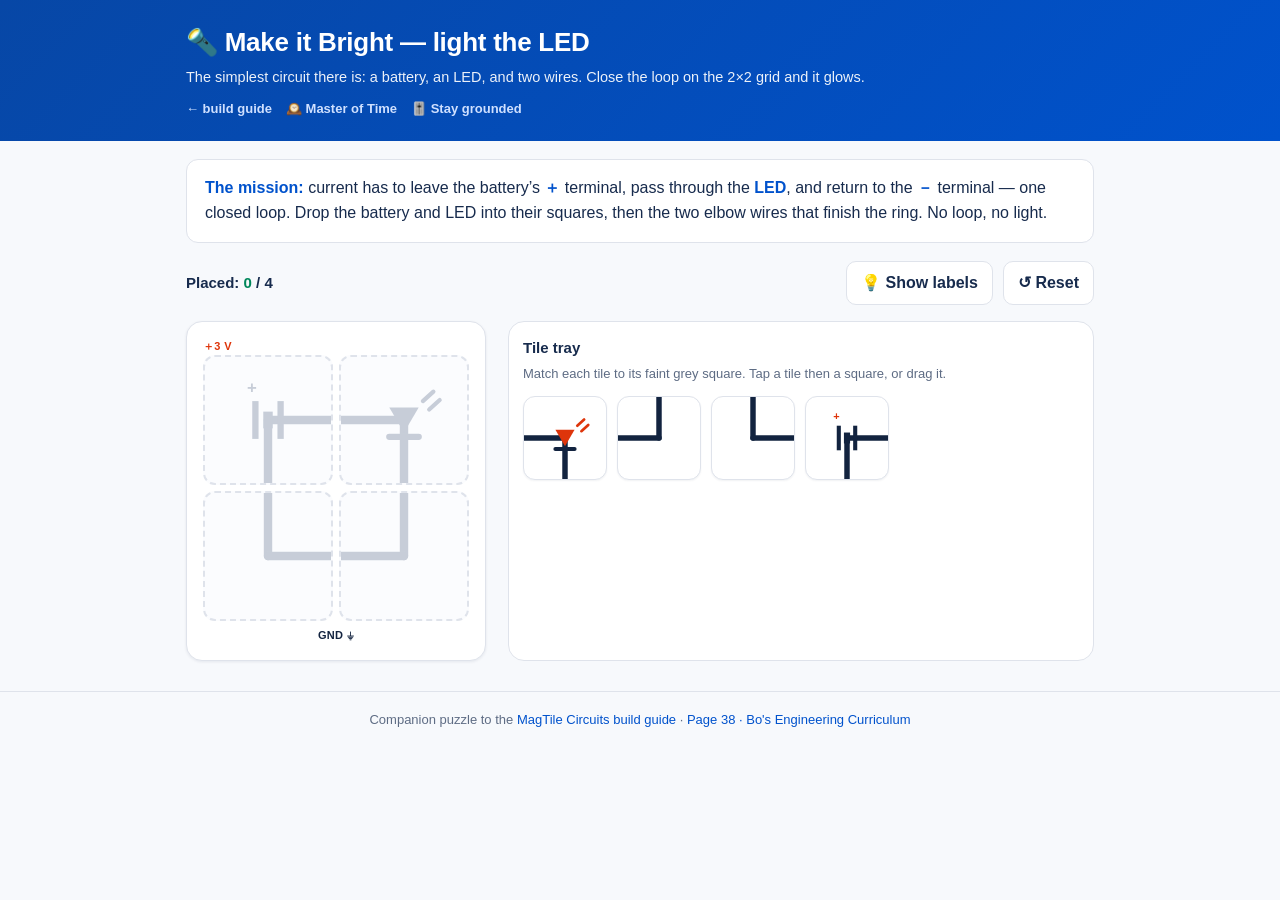
<file: docs/bright.html>
<!DOCTYPE html>
<html lang="en">
<head>
<meta charset="utf-8">
<meta name="viewport" content="width=device-width, initial-scale=1">
<title>Make it Bright — light the LED | MagTile Circuits</title>
<link rel="stylesheet" href="plate_game.css">
</head>
<body class="hint-off">
<header><div class="wrap">
  <h1>🔦 Make it Bright — light the LED</h1>
  <p>The simplest circuit there is: a battery, an LED, and two wires. Close the loop on the 2×2 grid and it glows.</p>
  <div class="nav"><a href="index.html">← build guide</a><a href="game.html">🕰️ Master of Time</a><a href="grounded.html">🎚️ Stay grounded</a></div>
</div></header>
<main class="wrap">
  <div class="lead"><b>The mission:</b> current has to leave the battery’s <b>＋</b> terminal, pass through the <b>LED</b>, and return to the <b>－</b> terminal — one closed loop. Drop the battery and LED into their squares, then the two elbow wires that finish the ring. No loop, no light.</div>
  <div id="game"></div>
</main>
<footer><div class="wrap">Companion puzzle to the <a href="index.html">MagTile Circuits build guide</a> · <a href="https://borenw.github.io/">Page 38 · Bo's Engineering Curriculum</a></div></footer>
<script src="plate_game.js"></script>
<script>
PlateGame.build(document.getElementById('game'),{
  rows:2, cols:2, cellPx:130, seed:3, tone:false,
  winTitle:'💡 It lights!',
  winMsg:'The loop is closed — battery ＋ → LED → back to －. That is the whole idea of a circuit: current needs a complete path.',
  trayNote:'Match each tile to its faint grey square. Tap a tile then a square, or drag it.',
  solution:[
    {e:['right','bottom'],c:'batt',label:'3V cell'},
    {e:['left','bottom'],c:'led',label:'LED'},
    {e:['top','right'],label:'wire'},
    {e:['top','left'],label:'wire'}
  ]
});
</script>
</body>
</html>
</file>
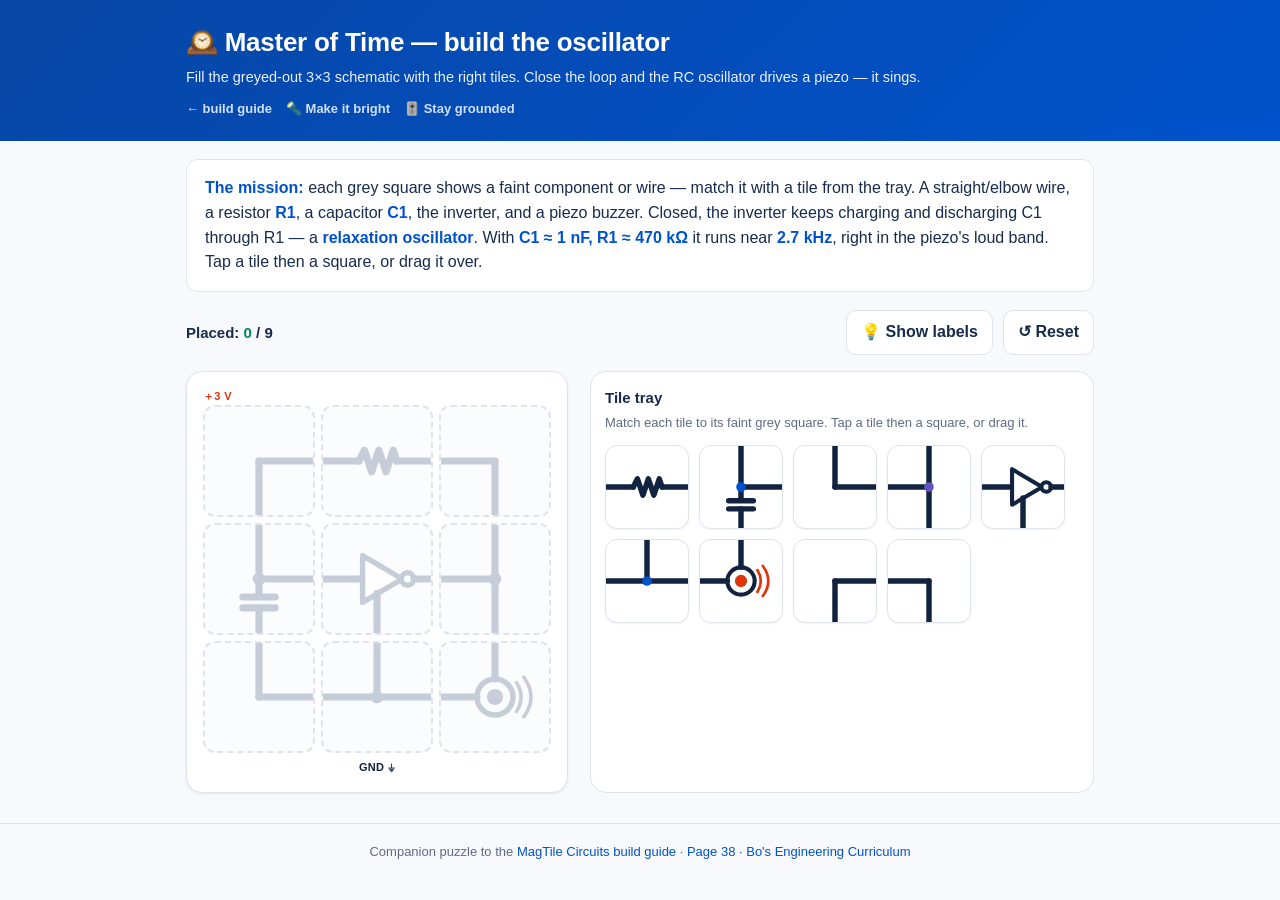
<file: docs/game.html>
<!DOCTYPE html>
<html lang="en">
<head>
<meta charset="utf-8">
<meta name="viewport" content="width=device-width, initial-scale=1">
<title>Master of Time — build the oscillator | MagTile Circuits</title>
<link rel="stylesheet" href="plate_game.css">
</head>
<body class="hint-off">
<header><div class="wrap">
  <h1>🕰️ Master of Time — build the oscillator</h1>
  <p>Fill the greyed-out 3×3 schematic with the right tiles. Close the loop and the RC oscillator drives a piezo — it sings.</p>
  <div class="nav"><a href="index.html">← build guide</a><a href="bright.html">🔦 Make it bright</a><a href="grounded.html">🎚️ Stay grounded</a></div>
</div></header>
<main class="wrap">
  <div class="lead"><b>The mission:</b> each grey square shows a faint component or wire — match it with a tile from the tray. A straight/elbow wire, a resistor <b>R1</b>, a capacitor <b>C1</b>, the inverter, and a piezo buzzer. Closed, the inverter keeps charging and discharging C1 through R1 — a <b>relaxation oscillator</b>. With <b>C1 ≈ 1 nF, R1 ≈ 470 kΩ</b> it runs near <b>2.7 kHz</b>, right in the piezo's loud band. Tap a tile then a square, or drag it over.</div>
  <div id="game"></div>
</main>
<footer><div class="wrap">Companion puzzle to the <a href="index.html">MagTile Circuits build guide</a> · <a href="https://borenw.github.io/">Page 38 · Bo's Engineering Curriculum</a></div></footer>
<script src="plate_game.js"></script>
<script>
PlateGame.build(document.getElementById('game'),{
  rows:3, cols:3, cellPx:112, seed:5, tone:{base:2700},
  winTitle:'⚡ The oscillator lives!',
  winMsg:'You closed the feedback loop — inverter → R1 → C1 → back again — and the piezo sings. Now hold the pad and slide: your body’s capacitance bends the pitch. 🎉',
  trayNote:'Match each tile to its faint grey square. Tap a tile then a square, or drag it.',
  solution:[
    {e:['bottom','right'],label:'wire'},
    {e:['left','right'],c:'res',label:'R1 470k'},
    {e:['left','bottom'],label:'wire'},
    {e:['top','right','bottom'],c:'cap',label:'C1 1nF'},
    {e:['left','right','bottom'],c:'inv',label:'inverter'},
    {e:['left','top','bottom'],c:'node',k:'#6554C0',label:'OUT'},
    {e:['top','right'],label:'wire'},
    {e:['left','right','top'],c:'node',label:'GND'},
    {e:['top','left'],c:'piezo',label:'piezo'}
  ]
});
</script>
</body>
</html>
</file>
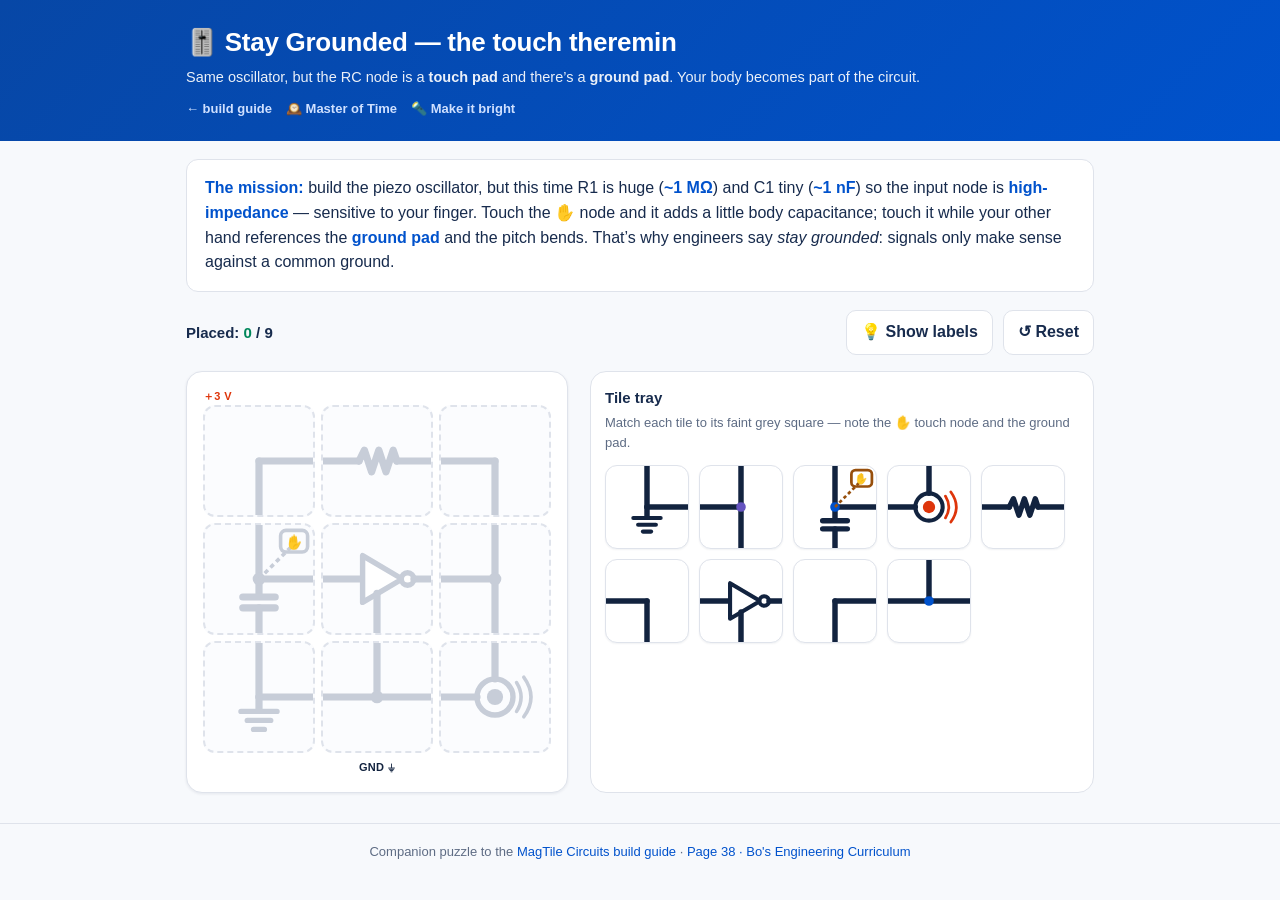
<file: docs/grounded.html>
<!DOCTYPE html>
<html lang="en">
<head>
<meta charset="utf-8">
<meta name="viewport" content="width=device-width, initial-scale=1">
<title>Stay Grounded — the touch theremin | MagTile Circuits</title>
<link rel="stylesheet" href="plate_game.css">
</head>
<body class="hint-off">
<header><div class="wrap">
  <h1>🎚️ Stay Grounded — the touch theremin</h1>
  <p>Same oscillator, but the RC node is a <b>touch pad</b> and there’s a <b>ground pad</b>. Your body becomes part of the circuit.</p>
  <div class="nav"><a href="index.html">← build guide</a><a href="game.html">🕰️ Master of Time</a><a href="bright.html">🔦 Make it bright</a></div>
</div></header>
<main class="wrap">
  <div class="lead"><b>The mission:</b> build the piezo oscillator, but this time R1 is huge (<b>~1 MΩ</b>) and C1 tiny (<b>~1 nF</b>) so the input node is <b>high-impedance</b> — sensitive to your finger. Touch the ✋ node and it adds a little body capacitance; touch it while your other hand references the <b>ground pad</b> and the pitch bends. That’s why engineers say <em>stay grounded</em>: signals only make sense against a common ground.</div>
  <div id="game"></div>
</main>
<footer><div class="wrap">Companion puzzle to the <a href="index.html">MagTile Circuits build guide</a> · <a href="https://borenw.github.io/">Page 38 · Bo's Engineering Curriculum</a></div></footer>
<script src="plate_game.js"></script>
<script>
PlateGame.build(document.getElementById('game'),{
  rows:3, cols:3, cellPx:112, seed:9, tone:{base:2700},
  winTitle:'🎚️ Grounded &amp; singing!',
  winMsg:'High-impedance node + a ground reference = a touch instrument. Hold the pad and slide — more “touch” adds parallel capacitance and drops the pitch, exactly like laying a finger on the real node.',
  trayNote:'Match each tile to its faint grey square — note the ✋ touch node and the ground pad.',
  solution:[
    {e:['bottom','right'],label:'wire'},
    {e:['left','right'],c:'res',label:'R1 1M'},
    {e:['left','bottom'],label:'wire'},
    {e:['top','right','bottom'],c:'cap',touch:true,label:'touch node'},
    {e:['left','right','bottom'],c:'inv',label:'inverter'},
    {e:['left','top','bottom'],c:'node',k:'#6554C0',label:'OUT'},
    {e:['top','right'],c:'gnd',label:'GND pad'},
    {e:['left','right','top'],c:'node',label:'GND'},
    {e:['top','left'],c:'piezo',label:'piezo'}
  ]
});
</script>
</body>
</html>
</file>
<file: docs/plate_game.css>
:root{
  --bg:#F7F9FC; --card:#fff; --ink:#172B4D; --sub:#5E6C84;
  --line:#DFE3EB; --blue:#0052CC; --blueL:#F4F8FF;
  --purple:#6554C0; --amber:#FF991F; --red:#DE350B; --green:#00875A;
  --wire:#12233f; --ghost:#C7CDD8;
}
*{box-sizing:border-box}
body{margin:0;background:var(--bg);color:var(--ink);
  font:16px/1.55 -apple-system,BlinkMacSystemFont,"Segoe UI",Roboto,Helvetica,Arial,sans-serif;
  -webkit-text-size-adjust:100%}
header{background:linear-gradient(135deg,#0747A6,#0052CC);color:#fff;padding:22px 18px}
.wrap{max-width:940px;margin:0 auto;padding:0 16px}
header h1{margin:0 0 4px;font-size:26px;letter-spacing:-.01em}
header p{margin:0;opacity:.92;font-size:14.5px}
main{padding:20px 0 40px}
.lead{background:var(--card);border:1px solid var(--line);border-radius:12px;padding:16px 18px;margin:18px 0}
.lead b{color:var(--blue)}
.bar{display:flex;flex-wrap:wrap;gap:10px;align-items:center;margin:16px 0}
.bar .grow{flex:1 1 auto}
button{font:inherit;font-weight:700;border:1px solid var(--line);background:var(--card);
  color:var(--ink);border-radius:10px;padding:9px 14px;cursor:pointer;transition:.15s}
button:hover{border-color:var(--blue);color:var(--blue)}
button[aria-pressed="true"]{background:var(--blueL);border-color:var(--blue);color:var(--blue)}
.count{font-weight:800;font-size:15px}.count b{color:var(--green)}
.stage{display:grid;grid-template-columns:1fr;gap:22px}
@media(min-width:760px){.stage{grid-template-columns:auto 1fr}}
.boardwrap{background:var(--card);border:1px solid var(--line);border-radius:16px;padding:16px;
  box-shadow:0 1px 3px rgba(9,30,66,.08)}
.rail{font-size:11px;font-weight:800;letter-spacing:.03em}
.rail.v{color:var(--red)}.rail.g{color:var(--wire);text-align:center;margin-top:6px}
.board{display:grid;gap:6px}
.cell{position:relative;border:2px dashed var(--line);border-radius:12px;background:#FBFCFE;
  display:flex;align-items:center;justify-content:center;transition:.15s}
.cell svg{width:100%;height:100%;display:block}
.cell.drop{border-color:var(--blue);background:var(--blueL);box-shadow:inset 0 0 0 2px var(--blue)}
.cell.filled{border:2px solid var(--green);background:#F0FBF6}
.cell.bad{animation:shake .35s}
@keyframes shake{0%,100%{transform:translateX(0)}25%{transform:translateX(-5px)}75%{transform:translateX(5px)}}
@keyframes pop{0%{transform:scale(.7);opacity:0}70%{transform:scale(1.08)}100%{transform:scale(1);opacity:1}}
.cell.filled svg{animation:pop .3s}
.tray{background:var(--card);border:1px solid var(--line);border-radius:16px;padding:14px}
.tray h2{margin:0 0 4px;font-size:15px}.tray p{margin:0 0 12px;color:var(--sub);font-size:13px}
.tiles{display:flex;flex-wrap:wrap;gap:10px}
.tile{width:84px;height:84px;border:1px solid var(--line);border-radius:12px;background:#fff;
  cursor:grab;touch-action:none;transition:.12s;position:relative;box-shadow:0 1px 2px rgba(9,30,66,.06)}
.tile svg{width:100%;height:100%;display:block;pointer-events:none}
.tile:hover{border-color:var(--blue);transform:translateY(-2px)}
.tile.sel{border-color:var(--blue);box-shadow:0 0 0 3px var(--blueL);transform:translateY(-2px)}
.tile .nm{position:absolute;bottom:2px;left:0;right:0;text-align:center;font-size:9px;
  font-weight:700;color:var(--sub)}
.win{display:none;margin-top:18px;padding:16px 18px;border-radius:14px;
  background:linear-gradient(135deg,#00875A,#00A870);color:#fff}
.win.show{display:block;animation:pop .4s}
.win h2{margin:0 0 6px;font-size:20px}.win p{margin:0;opacity:.95;font-size:14px}
.touchpad{display:none;margin-top:12px;align-items:center;gap:12px;flex-wrap:wrap}
.touchpad.show{display:flex}
.pad{flex:1 1 220px;min-height:64px;border-radius:12px;border:2px solid #fff3;
  background:linear-gradient(90deg,#093,#3c6 60%,#fd6);color:#08301c;font-weight:800;
  display:flex;align-items:center;justify-content:center;text-align:center;cursor:pointer;
  touch-action:none;user-select:none;padding:8px}
footer{border-top:1px solid var(--line);margin-top:30px;padding:18px 0;color:var(--sub);font-size:13px;text-align:center}
footer a{color:var(--blue);text-decoration:none}
.hint-off .nm{display:none}
.drag-ghost{position:fixed;width:84px;height:84px;pointer-events:none;z-index:99;opacity:.9;
  transform:translate(-50%,-50%)}
.nav{display:flex;gap:14px;flex-wrap:wrap;margin-top:10px;font-size:13px}
.nav a{color:#cfe0ff;text-decoration:none;font-weight:600}
</file>
